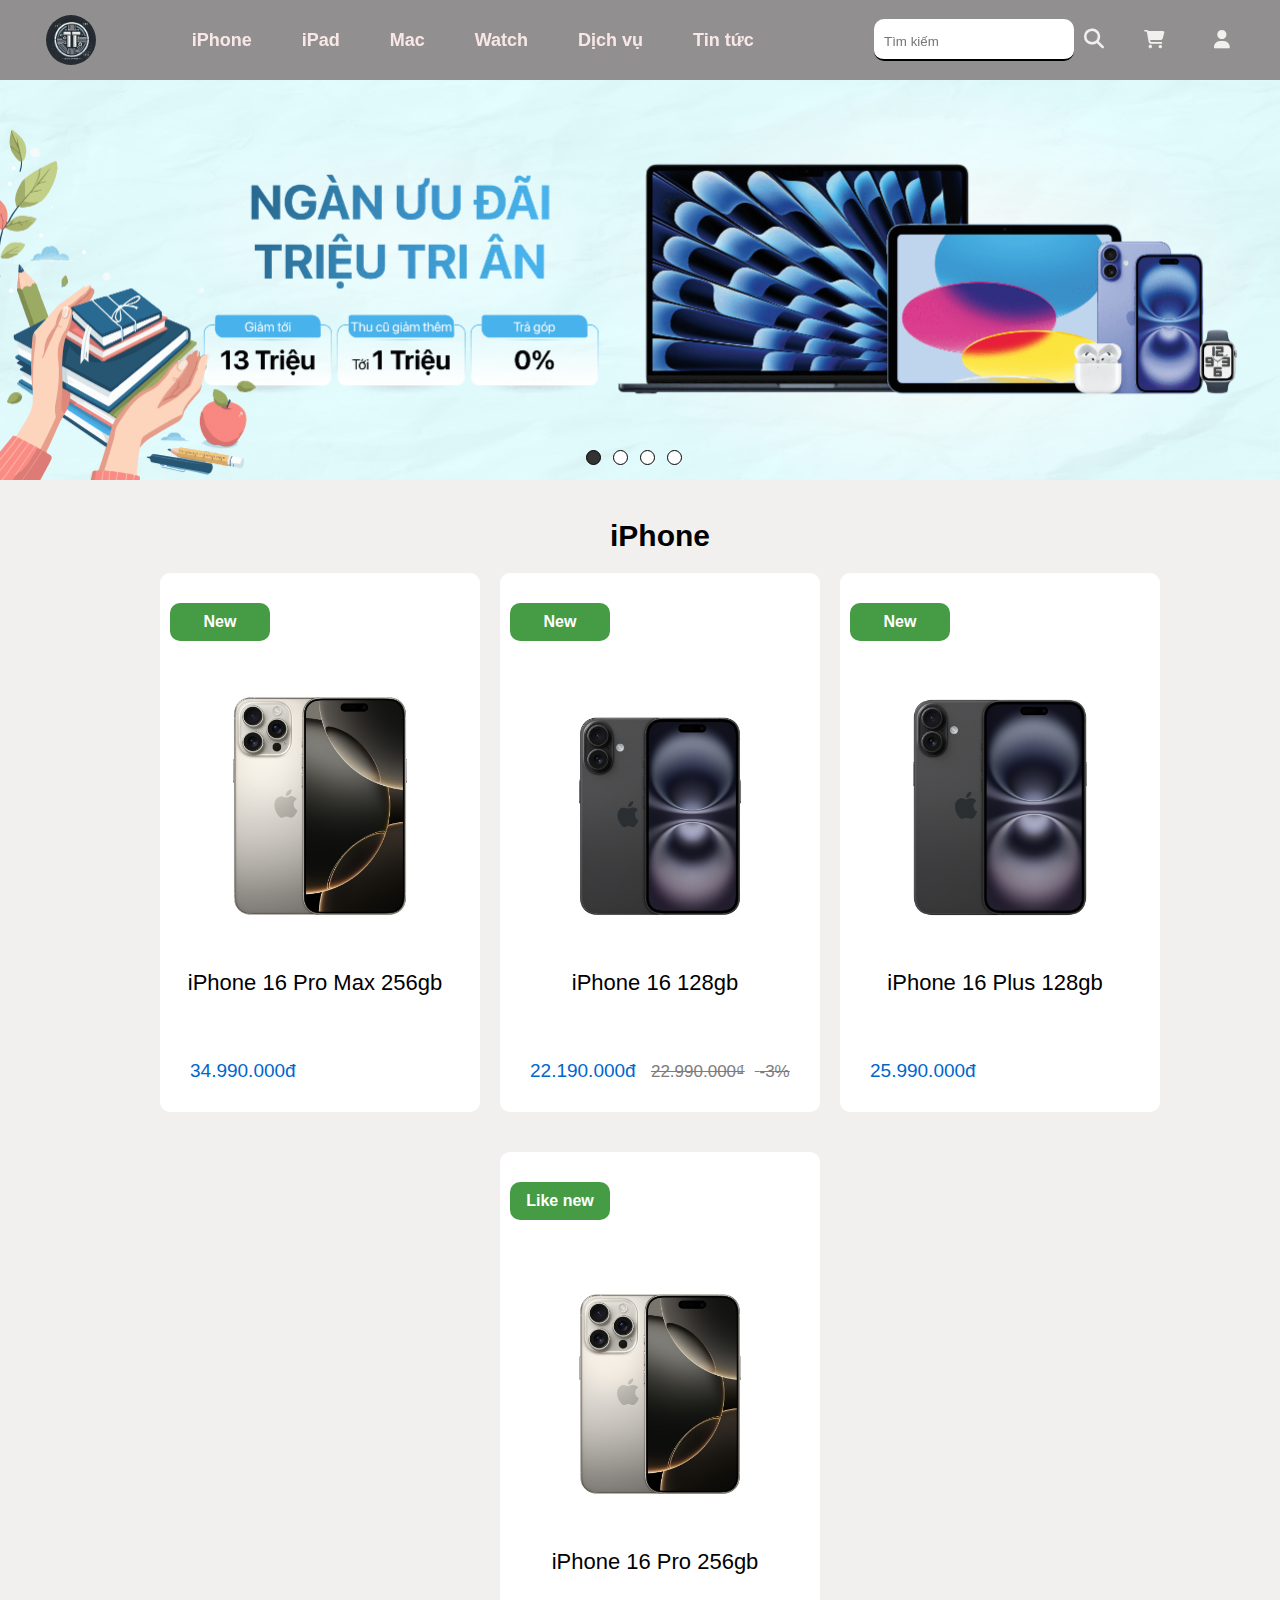
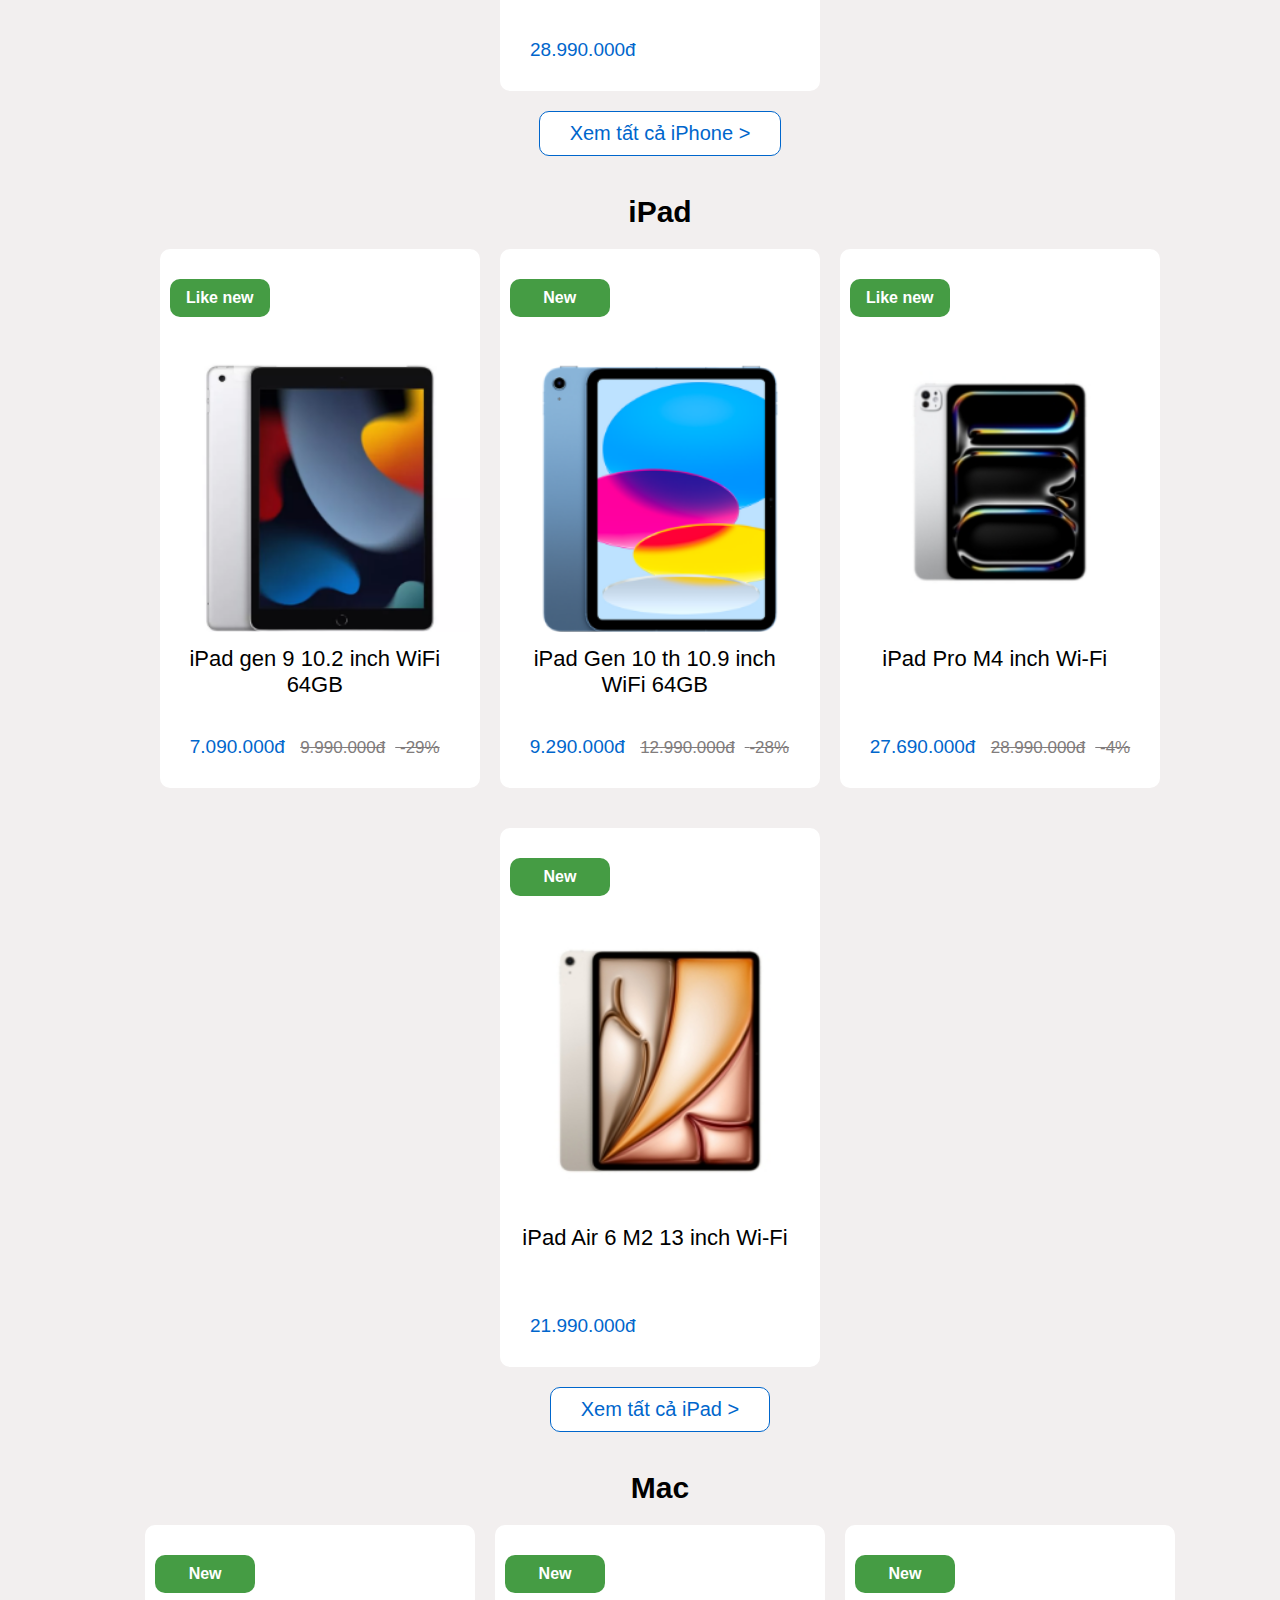
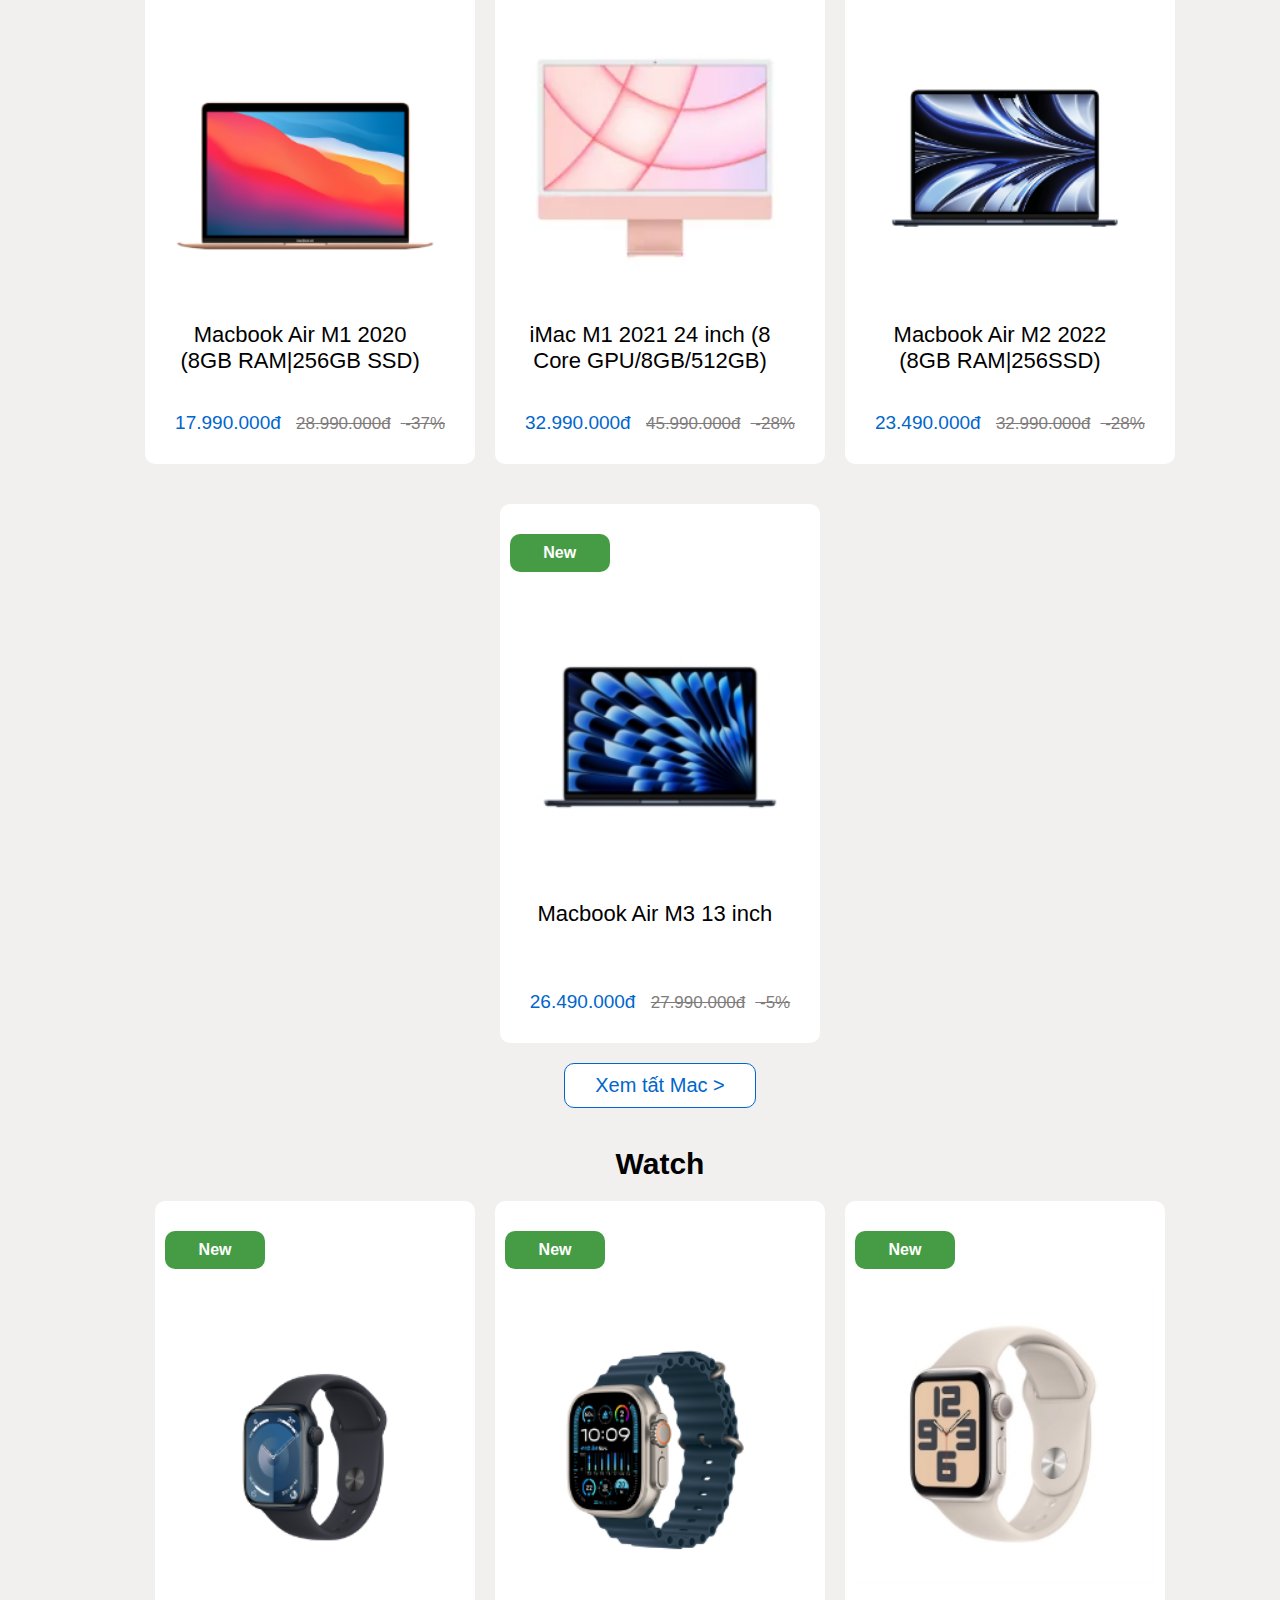
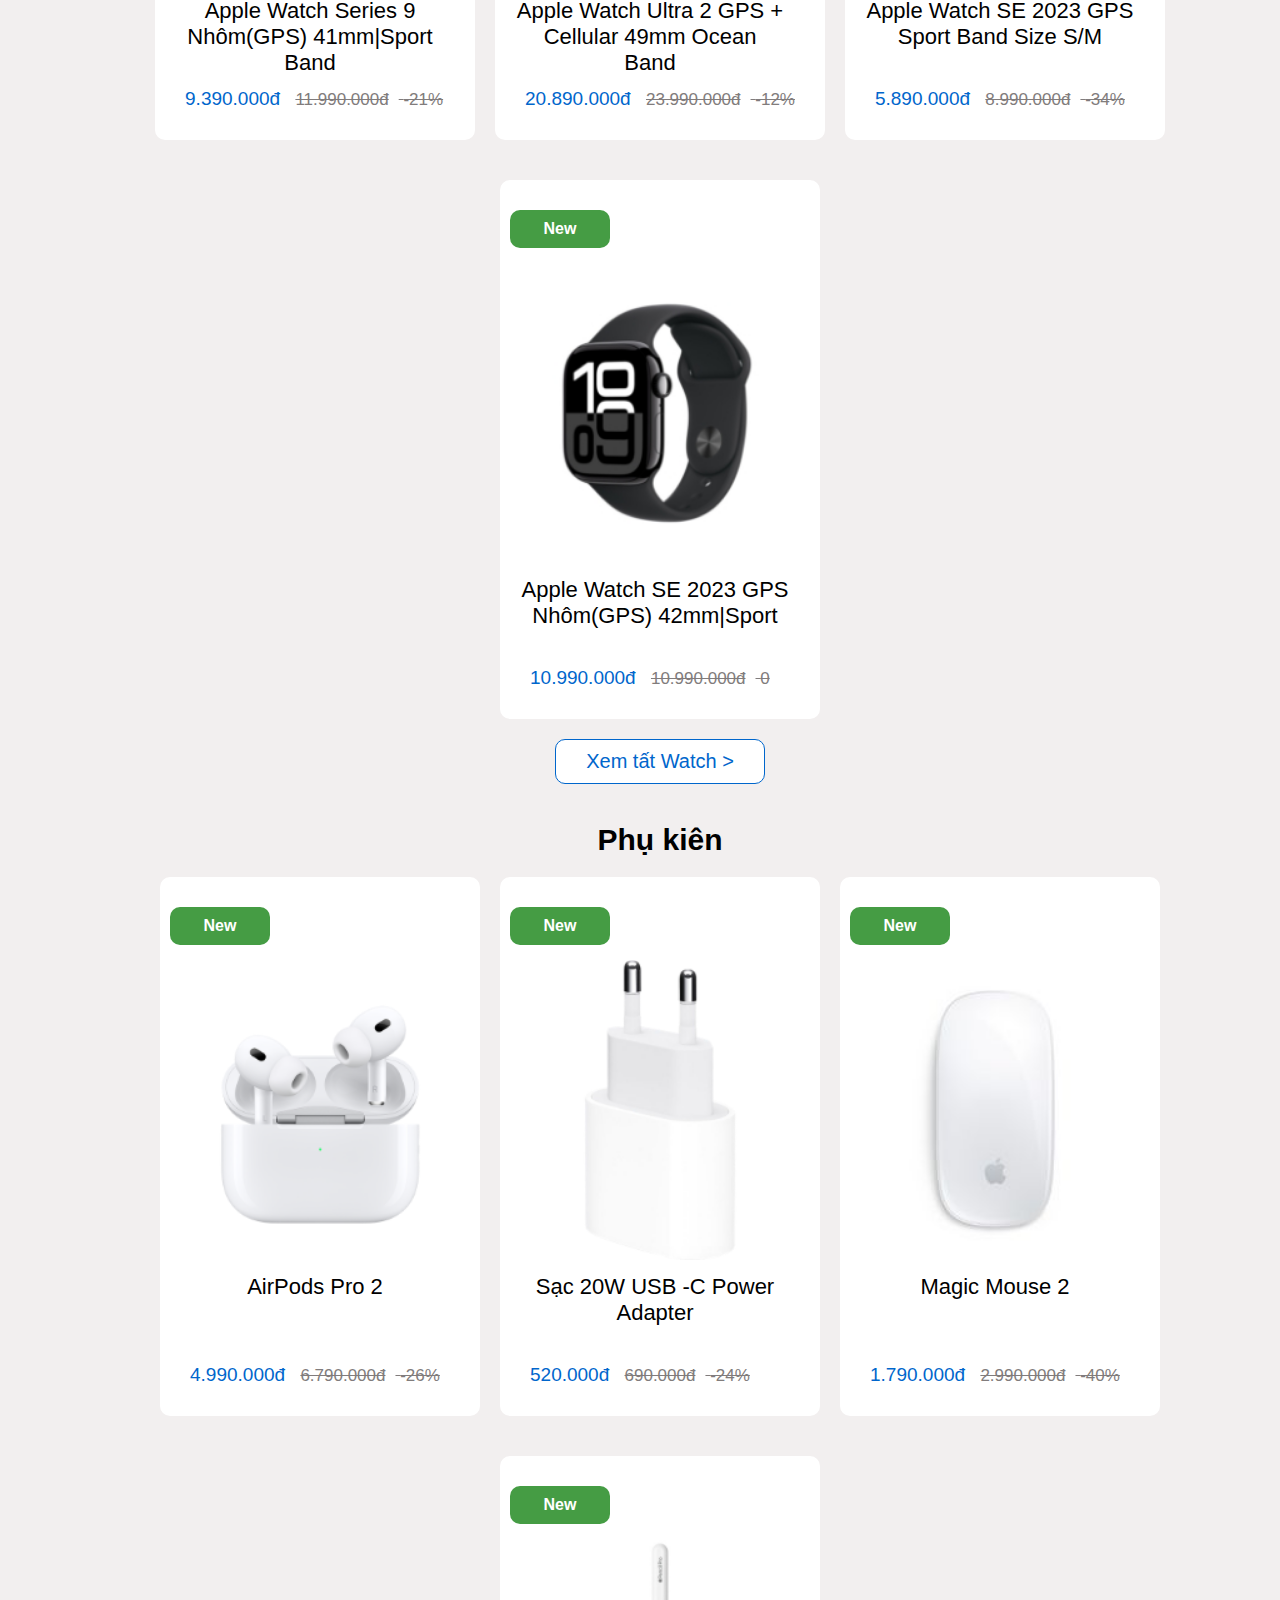
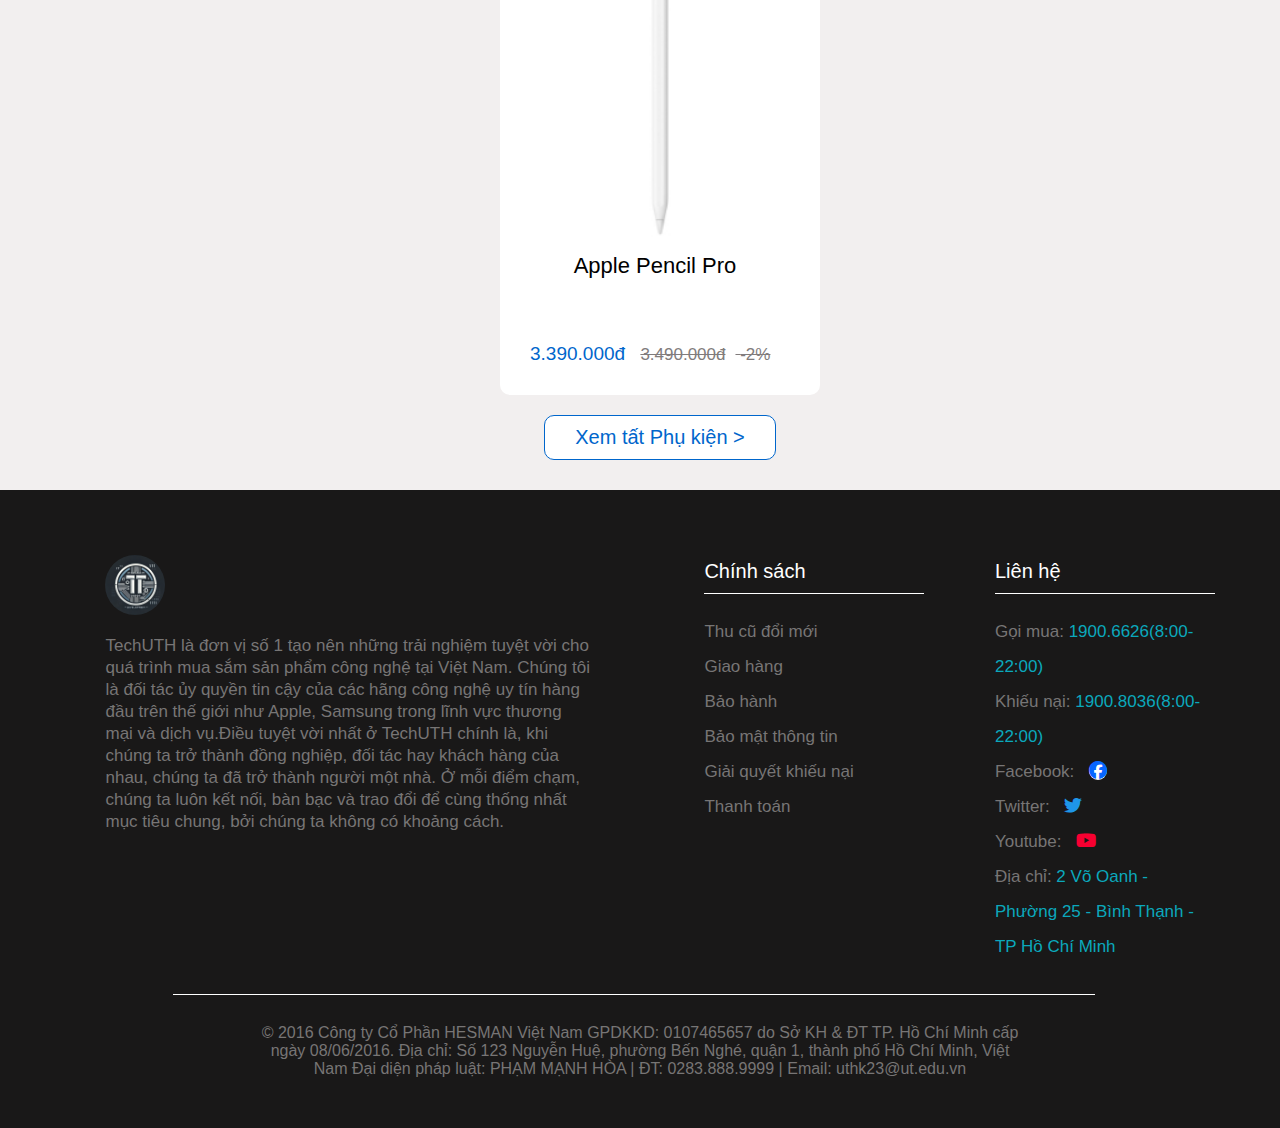
<file: index.html>
<!DOCTYPE html>
<html lang="en">
  <head>
    <meta charset="UTF-8" />
    <meta name="viewport" content="width=device-width, initial-scale=1.0" />
    <link
      rel="shortcut icon"
      href="./images/logo/logo.jpg"
      type="image/x-icon"
    />
    <link
      rel="stylesheet"
      href="https://cdnjs.cloudflare.com/ajax/libs/font-awesome/6.6.0/css/all.min.css"
    />
    <link rel="stylesheet" href="style.css" />
    <title>UTHTECH</title>
  </head>
  <body>
    <!-- header -->
    <header class="sticky">
      <div class="logo">
        <img src="./images/logo/logo.jpg" alt="lỗi" />
      </div>
      <div class="apple-devices">
        <li><a href="./HTML/cartegory.html">iPhone</a></li>
        <li><a href="">iPad</a></li>
        <li><a href="">Mac</a></li>
        <li><a href="">Watch</a></li>
        <li><a href="">Dịch vụ</a></li>
        <li><a href="">Tin tức</a></li>
      </div>
      <div class="others">
        <li>
          <input placeholder="Tìm kiếm" type="text" />
          <i class="fa-solid fa-magnifying-glass"></i>
        </li>
        <li><i class="fa-solid fa-cart-shopping"></i></li>
        <li><i class="fa-solid fa-user"></i></li>
      </div>
    </header>
    <!-- slider -->
    <section id="slider">
      <div class="container">
        <div class="content">
          <img src="./images/slider/slider1.jpg" alt="lỗi" />
          <img src="./images/slider/slider2.jpg" alt="lỗi" />
          <img src="./images/slider/slider3.jpg" alt="lỗi" />
          <img src="./images/slider/slider4.jpg" alt="lỗi" />
        </div>
      </div>
      <div class="container-dots">
        <div class="dot active"></div>
        <div class="dot"></div>
        <div class="dot"></div>
        <div class="dot"></div>
      </div>
    </section>
    <!-- hero -->
    <div class="hero-right">
      <!-- iPhone -->
      <div class="hero__title"><a href="./HTML/iphone.html">iPhone</a></div>
      <div class="hero__products">
        <!-- 1 -->
        <div class="hero__product">
          <div class="hero__product--value">New</div>
          <div class="hero__product--img">
            <a href=""
              ><img src="./images/iphone/iphone16pm.jpg" alt="lỗi"
            /></a>
          </div>
          <div class="hero__product--name">
            <a href="">iPhone 16 Pro Max 256gb</a>
          </div>
          <div class="hero__product--price">
            34.990.000đ
            <span class="discount">
              <span></span>
              <span></span>
            </span>
          </div>
        </div>
        <!-- 2 -->
        <div class="hero__product">
          <div class="hero__product--value">New</div>
          <div class="hero__product--img">
            <a href=""><img src="./images/iphone/iphone16.jpg" alt="lỗi" /></a>
          </div>
          <div class="hero__product--name">
            <a href="">iPhone 16 128gb</a>
          </div>
          <div class="hero__product--price">
            22.190.000đ
            <span class="discount">
              <span>22.990.000₫</span>
              <span>-3%</span>
            </span>
          </div>
        </div>
        <!-- 3 -->
        <div class="hero__product">
          <div class="hero__product--value">New</div>
          <div class="hero__product--img">
            <a href=""
              ><img src="./images/iphone/iphone16plus.jpg" alt="lỗi"
            /></a>
          </div>
          <div class="hero__product--name">
            <a href="">iPhone 16 Plus 128gb</a>
          </div>
          <div class="hero__product--price">
            25.990.000đ
            <span class="discount">
              <span></span>
              <span></span>
            </span>
          </div>
        </div>
        <!-- 4 -->
        <div class="hero__product">
          <div class="hero__product--value">Like new</div>
          <div class="hero__product--img">
            <a href=""
              ><img src="./images/iphone/iphone16pro.jpg" alt="lỗi"
            /></a>
          </div>
          <div class="hero__product--name">
            <a href="">iPhone 16 Pro 256gb</a>
          </div>
          <div class="hero__product--price">
            28.990.000đ
            <span class="discount">
              <span></span>
              <span></span>
            </span>
          </div>
        </div>
      </div>
      <div class="hero-container">
        <a href=""
          ><button class="hero-container-btn">Xem tất cả iPhone ></button></a
        >
      </div>
      <!-- iPad -->
      <div class="hero__title"><a href="">iPad</a></div>
      <div class="hero__products">
        <!-- 1 -->
        <div class="hero__product">
          <div class="hero__product--value">Like new</div>
          <div class="hero__product--img">
            <a href=""
              ><img src="./images/iPad/iPadgen910.2inch.jpg" alt="lỗi"
            /></a>
          </div>
          <div class="hero__product--name">
            <a href="">iPad gen 9 10.2 inch WiFi 64GB</a>
          </div>
          <div class="hero__product--price">
            7.090.000đ
            <span class="discount">
              <span>9.990.000đ</span>
              <span>-29%</span>
            </span>
          </div>
        </div>
        <!-- 2 -->
        <div class="hero__product">
          <div class="hero__product--value">New</div>
          <div class="hero__product--img">
            <a href=""
              ><img src="./images/iPad/iPadgen10th10.9inch.jpg" alt="lỗi"
            /></a>
          </div>
          <div class="hero__product--name">
            <a href="">iPad Gen 10 th 10.9 inch WiFi 64GB</a>
          </div>
          <div class="hero__product--price">
            9.290.000đ
            <span class="discount">
              <span>12.990.000đ</span>
              <span>-28%</span>
            </span>
          </div>
        </div>
        <!-- 3 -->
        <div class="hero__product">
          <div class="hero__product--value">Like new</div>
          <div class="hero__product--img">
            <a href=""
              ><img src="./images/iPad/iPadProM411inch.jpg" alt="lỗi"
            /></a>
          </div>
          <div class="hero__product--name">
            <a href="">iPad Pro M4 inch Wi-Fi</a>
          </div>
          <div class="hero__product--price">
            27.690.000đ
            <span class="discount">
              <span>28.990.000đ</span>
              <span>-4%</span>
            </span>
          </div>
        </div>
        <!-- 4 -->
        <div class="hero__product">
          <div class="hero__product--value">New</div>
          <div class="hero__product--img">
            <a href=""
              ><img src="./images/iPad/iPadAir611inch.jpg" alt="lỗi"
            /></a>
          </div>
          <div class="hero__product--name">
            <a href="">iPad Air 6 M2 13 inch Wi-Fi</a>
          </div>
          <div class="hero__product--price">
            21.990.000đ
            <span class="discount">
              <span></span>
              <span></span>
            </span>
          </div>
        </div>
      </div>
      <div class="hero-container">
        <a href=""
          ><button class="hero-container-btn">Xem tất cả iPad ></button></a
        >
      </div>
      <!-- Mac -->
      <div class="hero__title"><a href="">Mac</a></div>
      <div class="hero__products">
        <!-- 1 -->
        <div class="hero__product">
          <div class="hero__product--value">New</div>
          <div class="hero__product--img">
            <a href=""
              ><img src="./images/Macbook/MacbookAirM1.jpg" alt="lỗi"
            /></a>
          </div>
          <div class="hero__product--name">
            <a href="">Macbook Air M1 2020 (8GB RAM|256GB SSD) </a>
          </div>
          <div class="hero__product--price">
            17.990.000đ
            <span class="discount">
              <span>28.990.000đ</span>
              <span>-37%</span>
            </span>
          </div>
        </div>
        <!-- 2 -->
        <div class="hero__product">
          <div class="hero__product--value">New</div>
          <div class="hero__product--img">
            <a href=""><img src="./images/Macbook/iMacM1.jpg" alt="lỗi" /></a>
          </div>
          <div class="hero__product--name">
            <a href="">iMac M1 2021 24 inch (8 Core GPU/8GB/512GB)</a>
          </div>
          <div class="hero__product--price">
            32.990.000đ
            <span class="discount">
              <span>45.990.000đ</span>
              <span>-28%</span>
            </span>
          </div>
        </div>
        <!-- 3 -->
        <div class="hero__product">
          <div class="hero__product--value">New</div>
          <div class="hero__product--img">
            <a href=""
              ><img src="./images/Macbook/MacbookAirM2.jpg" alt="lỗi"
            /></a>
          </div>
          <div class="hero__product--name">
            <a href="">Macbook Air M2 2022 (8GB RAM|256SSD)</a>
          </div>
          <div class="hero__product--price">
            23.490.000đ
            <span class="discount">
              <span>32.990.000đ</span>
              <span>-28%</span>
            </span>
          </div>
        </div>
        <!-- 4 -->
        <div class="hero__product">
          <div class="hero__product--value">New</div>
          <div class="hero__product--img">
            <a href=""
              ><img src="./images/Macbook/MacbookAirM3.jpg" alt="lỗi"
            /></a>
          </div>
          <div class="hero__product--name">
            <a href="">Macbook Air M3 13 inch</a>
          </div>
          <div class="hero__product--price">
            26.490.000đ
            <span class="discount">
              <span>27.990.000đ</span>
              <span>-5%</span>
            </span>
          </div>
        </div>
      </div>
      <div class="hero-container">
        <a href=""><button class="hero-container-btn">Xem tất Mac ></button></a>
      </div>
      <!-- Watch -->
      <div class="hero__title"><a href="">Watch</a></div>
      <div class="hero__products">
        <!-- 1 -->
        <div class="hero__product">
          <div class="hero__product--value">New</div>
          <div class="hero__product--img">
            <a href=""
              ><img src="./images/Watch/appleWatchSeries9.jpg" alt="lỗi"
            /></a>
          </div>
          <div class="hero__product--name">
            <a href="">Apple Watch Series 9 Nhôm(GPS) 41mm|Sport Band </a>
          </div>
          <div class="hero__product--price">
            9.390.000đ
            <span class="discount">
              <span>11.990.000đ</span>
              <span>-21%</span>
            </span>
          </div>
        </div>
        <!-- 2 -->
        <div class="hero__product">
          <div class="hero__product--value">New</div>
          <div class="hero__product--img">
            <a href=""
              ><img src="./images/Watch/appleWatchUltra2GPS.jpg" alt="lỗi"
            /></a>
          </div>
          <div class="hero__product--name">
            <a href="">Apple Watch Ultra 2 GPS + Cellular 49mm Ocean Band</a>
          </div>
          <div class="hero__product--price">
            20.890.000đ
            <span class="discount">
              <span>23.990.000đ</span>
              <span>-12%</span>
            </span>
          </div>
        </div>
        <!-- 3 -->
        <div class="hero__product">
          <div class="hero__product--value">New</div>
          <div class="hero__product--img">
            <a href=""
              ><img src="./images/Watch/appleWatchSE2023GPS.jpg" alt="lỗi"
            /></a>
          </div>
          <div class="hero__product--name">
            <a href="">Apple Watch SE 2023 GPS Sport Band Size S/M</a>
          </div>
          <div class="hero__product--price">
            5.890.000đ
            <span class="discount">
              <span>8.990.000đ</span>
              <span>-34%</span>
            </span>
          </div>
        </div>
        <!-- 4 -->
        <div class="hero__product">
          <div class="hero__product--value">New</div>
          <div class="hero__product--img">
            <a href=""
              ><img src="./images/Watch/appleWatchSeries10.jpg" alt="lỗi"
            /></a>
          </div>
          <div class="hero__product--name">
            <a href="">Apple Watch SE 2023 GPS Nhôm(GPS) 42mm|Sport</a>
          </div>
          <div class="hero__product--price">
            10.990.000đ
            <span class="discount">
              <span>10.990.000đ</span>
              <span>0</span>
            </span>
          </div>
        </div>
      </div>
      <div class="hero-container">
        <a href=""
          ><button class="hero-container-btn">Xem tất Watch ></button></a
        >
      </div>
      <!-- Phụ kiên -->
      <div class="hero__title"><a href="">Phụ kiên</a></div>
      <div class="hero__products">
        <!-- 1 -->
        <div class="hero__product">
          <div class="hero__product--value">New</div>
          <div class="hero__product--img">
            <a href=""
              ><img src="./images/Phukien/AirPodsPro2.jpg" alt="lỗi"
            /></a>
          </div>
          <div class="hero__product--name">
            <a href="">AirPods Pro 2 </a>
          </div>
          <div class="hero__product--price">
            4.990.000đ
            <span class="discount">
              <span>6.790.000đ</span>
              <span>-26%</span>
            </span>
          </div>
        </div>
        <!-- 2 -->
        <div class="hero__product">
          <div class="hero__product--value">New</div>
          <div class="hero__product--img">
            <a href=""><img src="./images/Phukien/Sac20w.jpg" alt="lỗi" /></a>
          </div>
          <div class="hero__product--name">
            <a href="">Sạc 20W USB -C Power Adapter</a>
          </div>
          <div class="hero__product--price">
            520.000đ
            <span class="discount">
              <span>690.000đ</span>
              <span>-24%</span>
            </span>
          </div>
        </div>
        <!-- 3 -->
        <div class="hero__product">
          <div class="hero__product--value">New</div>
          <div class="hero__product--img">
            <a href=""
              ><img src="./images/Phukien/MagicMouse2.jpg" alt="lỗi"
            /></a>
          </div>
          <div class="hero__product--name">
            <a href="">Magic Mouse 2</a>
          </div>
          <div class="hero__product--price">
            1.790.000đ
            <span class="discount">
              <span>2.990.000đ</span>
              <span>-40%</span>
            </span>
          </div>
        </div>
        <!-- 4 -->
        <div class="hero__product">
          <div class="hero__product--value">New</div>
          <div class="hero__product--img">
            <a href=""
              ><img src="./images/Phukien/ApplePencilPro.jpg" alt="lỗi"
            /></a>
          </div>
          <div class="hero__product--name">
            <a href="">Apple Pencil Pro</a>
          </div>
          <div class="hero__product--price">
            3.390.000đ
            <span class="discount">
              <span>3.490.000đ</span>
              <span>-2%</span>
            </span>
          </div>
        </div>
      </div>
      <div class="hero-container">
        <a href=""
          ><button class="hero-container-btn">Xem tất Phụ kiện ></button></a
        >
      </div>
    </div>
    <!-- footer -->
    <div class="footer">
      <div class="footer-head">
        <div class="footer-box size">
          <div class="footer-name-company__icon logo">
            <img src="./images/logo/logo.jpg" alt="Lỗi" />
          </div>
          <div class="footer-name-company__desc">
            TechUTH là đơn vị số 1 tạo nên những trải nghiệm tuyệt vời cho quá
            trình mua sắm sản phẩm công nghệ tại Việt Nam. Chúng tôi là đối tác
            ủy quyền tin cậy của các hãng công nghệ uy tín hàng đầu trên thế
            giới như Apple, Samsung trong lĩnh vực thương mại và dịch vụ.Điều
            tuyệt vời nhất ở TechUTH chính là, khi chúng ta trở thành đồng
            nghiệp, đối tác hay khách hàng của nhau, chúng ta đã trở thành người
            một nhà. Ở mỗi điểm chạm, chúng ta luôn kết nối, bàn bạc và trao đổi
            để cùng thống nhất mục tiêu chung, bởi chúng ta không có khoảng
            cách.
          </div>
        </div>
        <div class="footer-box">
          <div class="footer-title">Chính sách</div>
          <div class="footer-policy">Thu cũ đổi mới</div>
          <div class="footer-policy">Giao hàng</div>
          <div class="footer-policy">Bảo hành</div>
          <div class="footer-policy">Bảo mật thông tin</div>
          <div class="footer-policy">Giải quyết khiếu nại</div>
          <div class="footer-policy">Thanh toán</div>
        </div>
        <div class="footer-box">
          <div class="footer-contact">
            <div class="footer-title">Liên hệ</div>
            <div class="footer-contact__desc">
              Gọi mua: <span><a href="">1900.6626(8:00-22:00)</a></span>
            </div>
            <div class="footer-contact__desc">
              Khiếu nại: <span><a href="">1900.8036(8:00-22:00)</a></span>
            </div>
            <div class="footer-contact__desc">
              Facebook:
              <span
                ><a
                  href="https://www.facebook.com/profile.php?id=100058862585591"
                  ><i class="fa-brands fa-facebook"></i></a
              ></span>
            </div>
            <div class="footer-contact__desc">
              Twitter:
              <span
                ><a href="https://x.com/"
                  ><i class="fa-brands fa-twitter"></i></a
              ></span>
            </div>
            <div class="footer-contact__desc">
              Youtube:
              <span
                ><a href="https://www.youtube.com/@cuto2.088"
                  ><i class="fa-brands fa-youtube"></i></a
              ></span>
            </div>
            <div class="footer-contact__desc">
              Địa chỉ:
              <span
                ><a
                  href="https://www.google.com/maps/@10.8052171,106.7160746,172m/data=!3m1!1e3?entry=ttu&g_ep=EgoyMDI0MTAyOS4wIKXMDSoASAFQAw%3D%3D"
                  >2 Võ Oanh - Phường 25 - Bình Thạnh - TP Hồ Chí Minh</a
                ></span
              >
            </div>
          </div>
        </div>
      </div>
      <div class="footer-land">
        © 2016 Công ty Cổ Phần HESMAN Việt Nam GPDKKD: 0107465657 do Sở KH & ĐT
        TP. Hồ Chí Minh cấp ngày 08/06/2016. Địa chỉ: Số 123 Nguyễn Huệ, phường
        Bến Nghé, quận 1, thành phố Hồ Chí Minh, Việt Nam Đại diện pháp luật:
        PHẠM MẠNH HÒA | ĐT: 0283.888.9999 | Email: uthk23@ut.edu.vn
      </div>
    </div>
  </body>
  <script src="./slider.js"></script>
  <script src="./JS/script.js"></script>
</html>
</file>
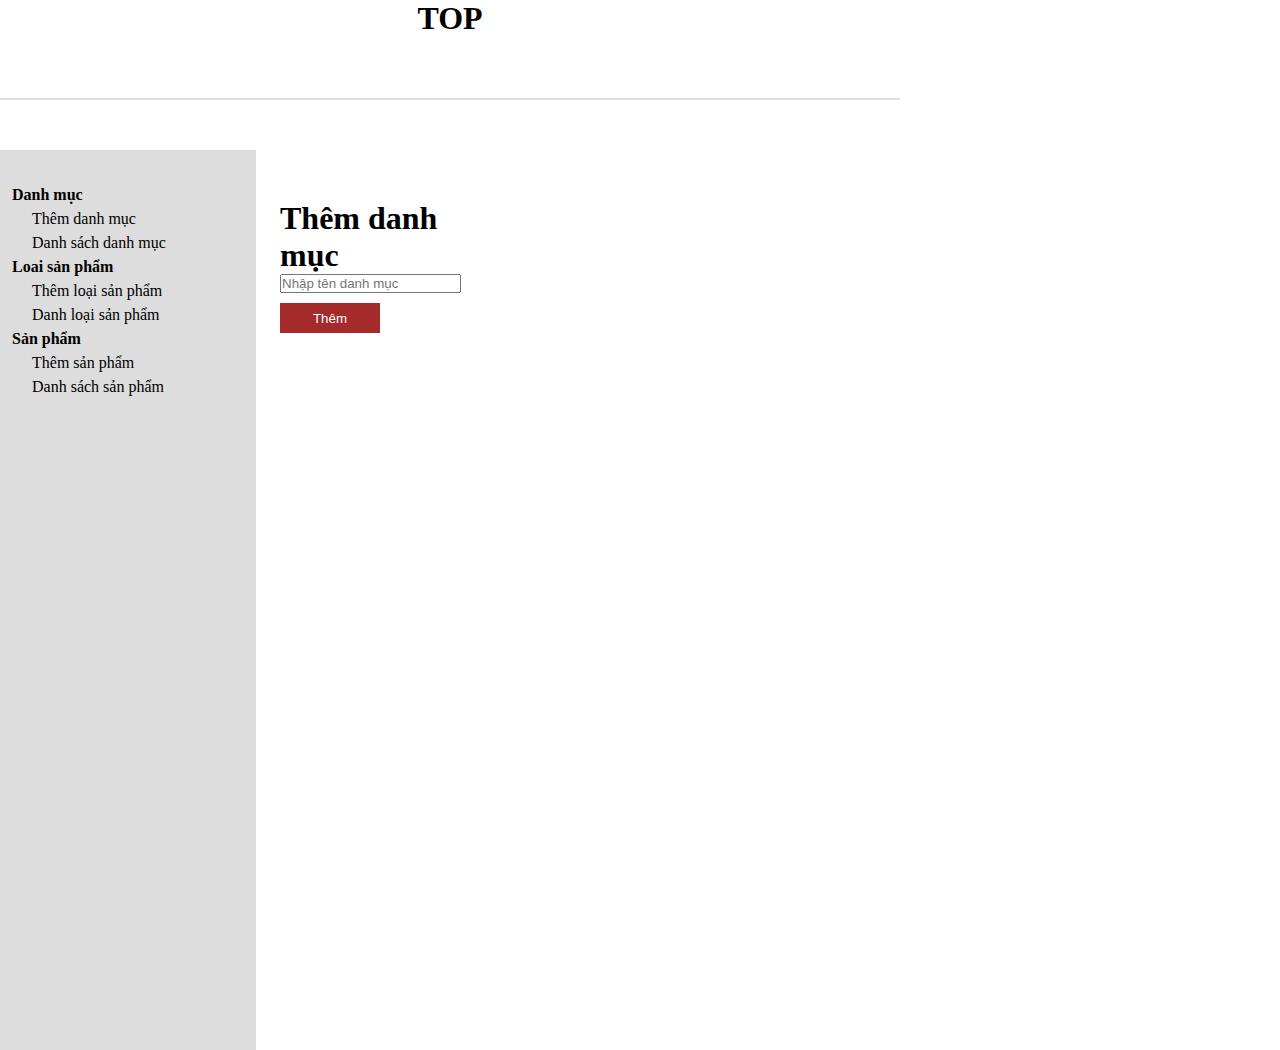
<file: admin/cartegory.html>
<!DOCTYPE html>
<html lang="en">
  <head>
    <meta charset="UTF-8" />
    <meta name="viewport" content="width=device-width, initial-scale=1.0" />
    <link rel="stylesheet" href="./style.css" />
    <title>Danh mục sản phẩm</title>
  </head>
  <body>
    <header>
      <h1>TOP</h1>
    </header>
    <section class="admin-content">
      <div class="admin-content-left">
        <ul>
          <li>
            <a href="#">Danh mục</a>
            <ul>
              <li><a href="">Thêm danh mục</a></li>
              <li><a href="">Danh sách danh mục</a></li>
            </ul>
          </li>
          <li>
            <a href="#">Loai sản phẩm</a>
            <ul>
              <li><a href="">Thêm loại sản phẩm</a></li>
              <li><a href="">Danh loại sản phẩm</a></li>
            </ul>
          </li>
          <li>
            <a href="#">Sản phẩm</a>
            <ul>
              <li><a href="">Thêm sản phẩm</a></li>
              <li><a href="">Danh sách sản phẩm</a></li>
            </ul>
          </li>
        </ul>
      </div>
      <div class="admin-content-right">
        <div class="admin-content-right-cartegory__add">
          <h1>Thêm danh mục</h1>
          <form action="" method="POST">
            <input type="text" name="" placeholder="Nhập tên danh mục" />
            <button type="submit">Thêm</button>
          </form>
        </div>
      </div>
    </section>
  </body>
</html>
</file>
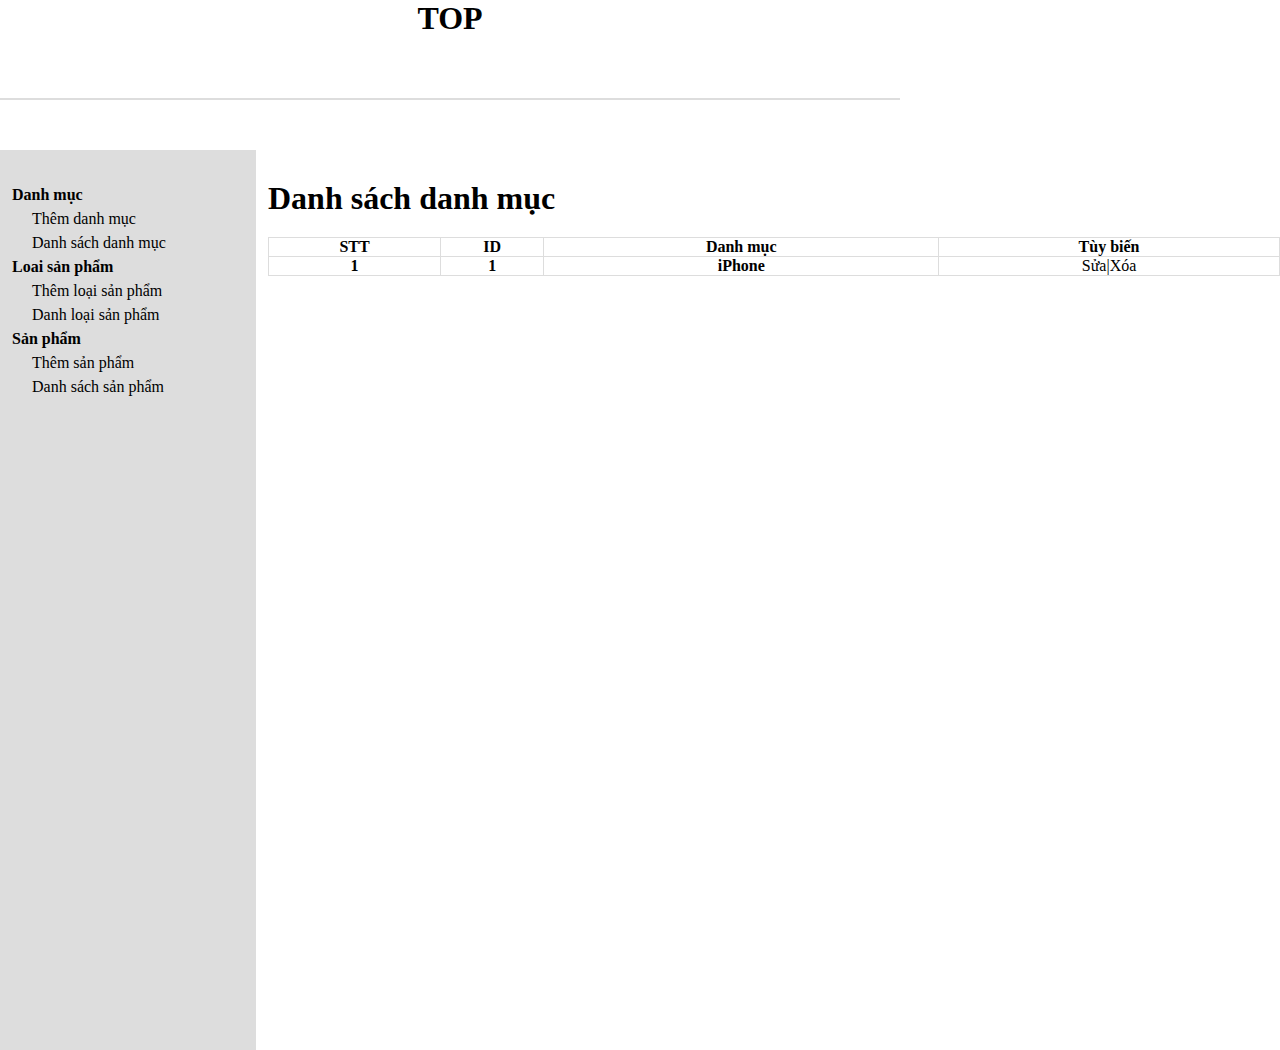
<file: admin/cartegorylist.html>
<!DOCTYPE html>
<html lang="en">
  <head>
    <meta charset="UTF-8" />
    <meta name="viewport" content="width=device-width, initial-scale=1.0" />
    <link rel="stylesheet" href="./style.css" />
    <title>Danh mục sản phẩm</title>
  </head>
  <body>
    <header>
      <h1>TOP</h1>
    </header>
    <section class="admin-content">
      <div class="admin-content-left">
        <ul>
          <li>
            <a href="#">Danh mục</a>
            <ul>
              <li><a href="">Thêm danh mục</a></li>
              <li><a href="">Danh sách danh mục</a></li>
            </ul>
          </li>
          <li>
            <a href="#">Loai sản phẩm</a>
            <ul>
              <li><a href="">Thêm loại sản phẩm</a></li>
              <li><a href="">Danh loại sản phẩm</a></li>
            </ul>
          </li>
          <li>
            <a href="#">Sản phẩm</a>
            <ul>
              <li><a href="">Thêm sản phẩm</a></li>
              <li><a href="">Danh sách sản phẩm</a></li>
            </ul>
          </li>
        </ul>
      </div>
      <div class="admin-content-right">
        <div class="admin-content-right-cartegory__list">
          <h1>Danh sách danh mục</h1>
          <table>
            <tr>
              <th>STT</th>
              <th>ID</th>
              <th>Danh mục</th>
              <th>Tùy biến</th>
            </tr>
            <tr>
              <th>1</th>
              <th>1</th>
              <th>iPhone</th>
              <td><a href="">Sửa</a>|<a href="">Xóa</a></td>
            </tr>
          </table>
        </div>
      </div>
    </section>
  </body>
</html>
</file>
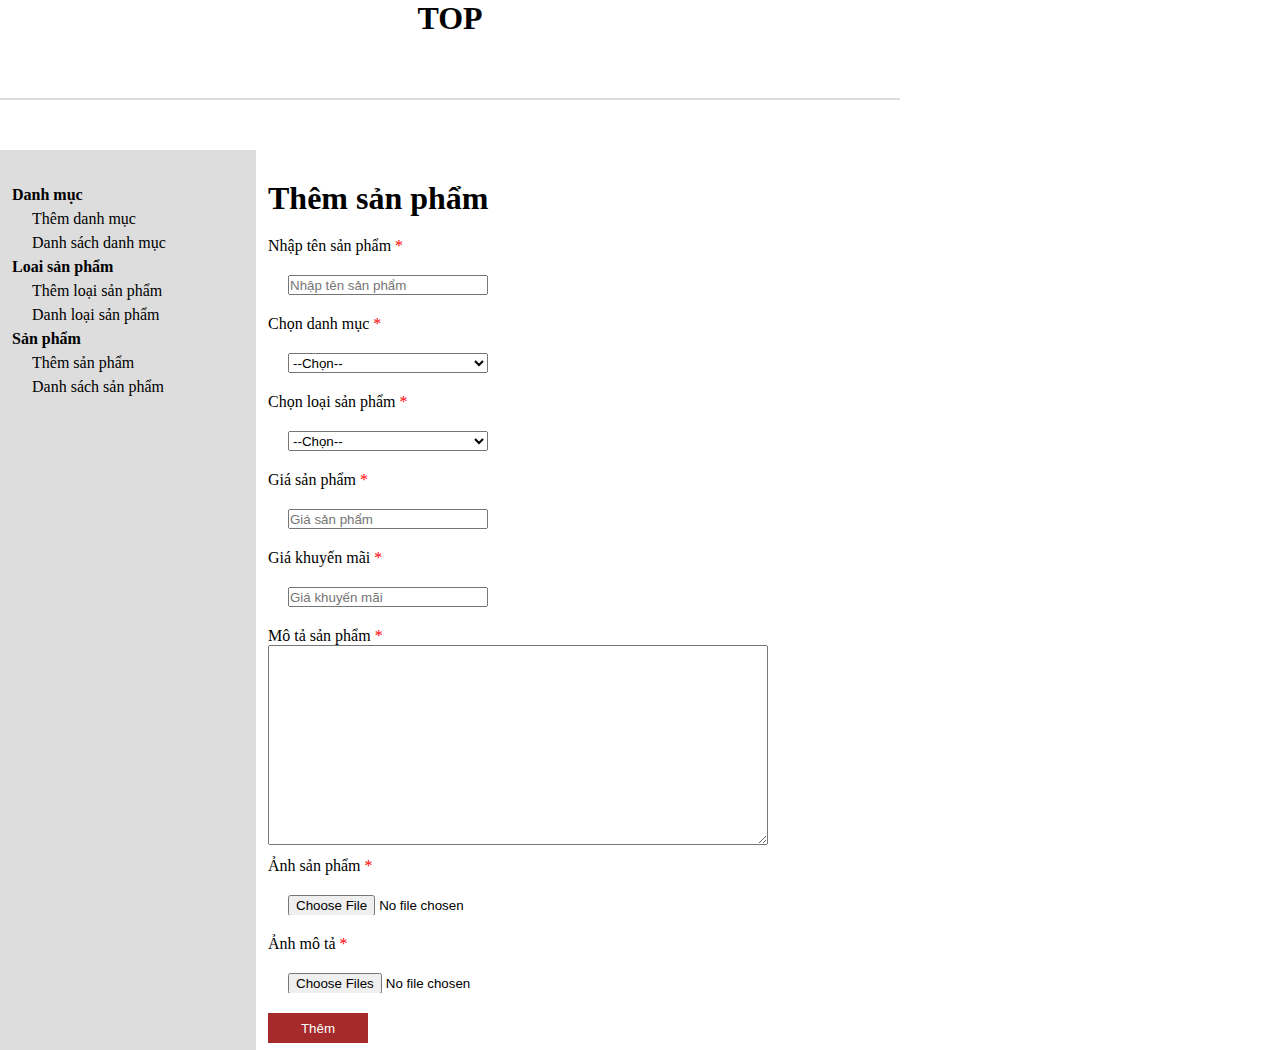
<file: admin/productadd.html>
<!DOCTYPE html>
<html lang="en">
  <head>
    <meta charset="UTF-8" />
    <meta name="viewport" content="width=device-width, initial-scale=1.0" />
    <link rel="stylesheet" href="./style.css" />
    <title>Danh mục sản phẩm</title>
  </head>
  <body>
    <header>
      <h1>TOP</h1>
    </header>
    <section class="admin-content">
      <div class="admin-content-left">
        <ul>
          <li>
            <a href="#">Danh mục</a>
            <ul>
              <li><a href="">Thêm danh mục</a></li>
              <li><a href="">Danh sách danh mục</a></li>
            </ul>
          </li>
          <li>
            <a href="#">Loai sản phẩm</a>
            <ul>
              <li><a href="">Thêm loại sản phẩm</a></li>
              <li><a href="">Danh loại sản phẩm</a></li>
            </ul>
          </li>
          <li>
            <a href="#">Sản phẩm</a>
            <ul>
              <li><a href="">Thêm sản phẩm</a></li>
              <li><a href="">Danh sách sản phẩm</a></li>
            </ul>
          </li>
        </ul>
      </div>
      <div class="admin-content-right">
        <div class="admin-content-right-product__add">
          <h1>Thêm sản phẩm</h1>
          <form action="" method="POST" enctype="multipart/form-data">
            <label for=""
              >Nhập tên sản phẩm <span style="color: red">*</span></label
            >
            <input type="text" name="" placeholder="Nhập tên sản phẩm" />
            <label for=""
              >Chọn danh mục <span style="color: red">*</span></label
            >
            <select name="" id="">
              <option value="#">--Chọn--</option>
            </select>
            <label for=""
              >Chọn loại sản phẩm <span style="color: red">*</span></label
            >
            <select name="" id="">
              <option value="#">--Chọn--</option>
            </select>
            <label for="">Giá sản phẩm <span style="color: red">*</span></label>
            <input type="text" placeholder="Giá sản phẩm" />
            <label for=""
              >Giá khuyến mãi <span style="color: red">*</span></label
            >
            <input type="text" placeholder="Giá khuyến mãi" />
            <label for=""
              >Mô tả sản phẩm <span style="color: red">*</span></label
            >
            <textarea name="" id="" cols="30" rows="10"></textarea>
            <label for="">Ảnh sản phẩm <span style="color: red">*</span></label>
            <input type="file" name="" />
            <label for="">Ảnh mô tả <span style="color: red">*</span></label>
            <input multiple type="file" name="" />
            <button type="submit">Thêm</button>
          </form>
        </div>
      </div>
    </section>
  </body>
</html>
</file>
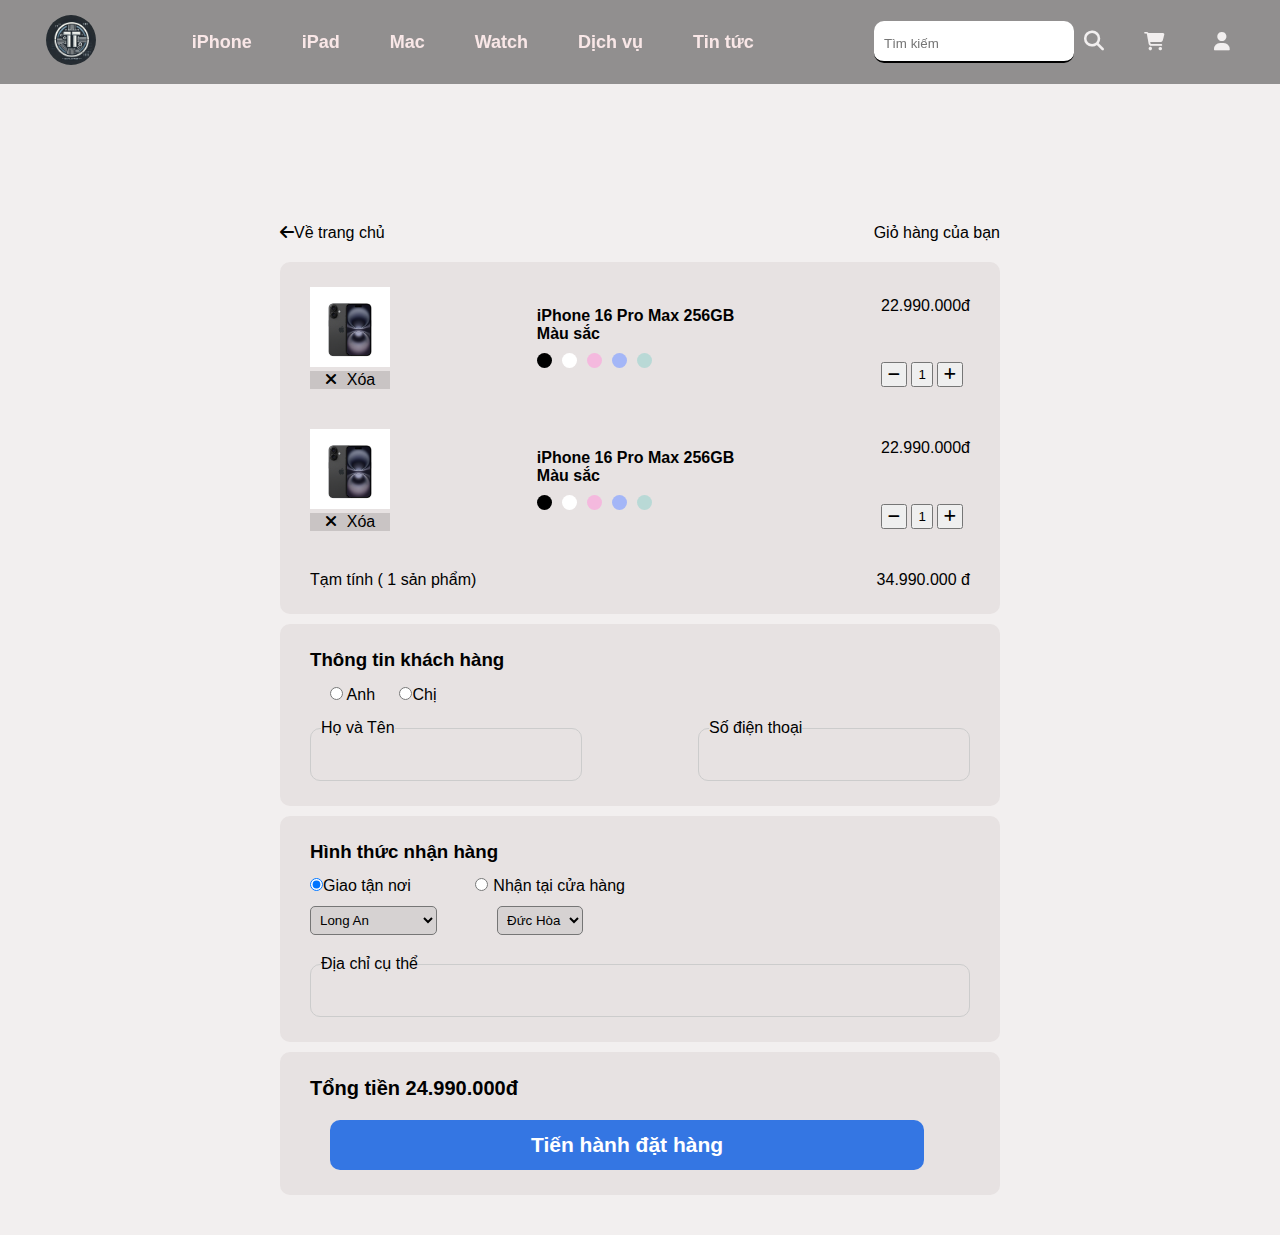
<file: HTML/cart.html>
<!DOCTYPE html>
<html lang="en">
  <head>
    <meta charset="UTF-8" />
    <meta name="viewport" content="width=device-width, initial-scale=1.0" />
    <link
      rel="shortcut icon"
      href="../images/logo/logo.jpg"
      type="image/x-icon"
    />
    <link
      rel="stylesheet"
      href="https://cdnjs.cloudflare.com/ajax/libs/font-awesome/6.6.0/css/all.min.css"
    />
    <link rel="stylesheet" href="../style.css" />
    <title>UTHTECH</title>
  </head>
  <body>
    <!-- header -->
    <header class="sticky">
      <div class="logo">
        <a href="../index.html"
          ><img src="../images/logo/logo.jpg" alt="lỗi"
        /></a>
      </div>
      <div class="apple-devices">
        <li><a href="./cartegory.html">iPhone</a></li>
        <li><a href="">iPad</a></li>
        <li><a href="">Mac</a></li>
        <li><a href="">Watch</a></li>
        <li><a href="">Dịch vụ</a></li>
        <li><a href="">Tin tức</a></li>
      </div>
      <div class="others">
        <li>
          <input placeholder="Tìm kiếm" type="text" />
          <i class="fa-solid fa-magnifying-glass"></i>
        </li>
        <li><i class="fa-solid fa-cart-shopping"></i></li>
        <li><i class="fa-solid fa-user"></i></li>
      </div>
    </header>
    <!-- cart -->
    <div class="cart">
      <div class="cart-top">
        <a href="../index.html"><div><i class="fa-solid fa-arrow-left"></i>Về trang chủ</div></a>
        <div>Giỏ hàng của bạn</div>
      </div>
      <div class="cart-center-1">
        <div class="cart-product-1">
          <div class="cart-img">
            <img src="../images/iphone/iphone16.jpg" alt="" />
            <div class="cart-img-del"><span><i class="fa-solid fa-xmark"></i></i></span>Xóa</div>
          </div>
          <div class="cart-color">
            <h4>iPhone 16 Pro Max 256GB</h4>
            <div class="cart__color">
              <h4>Màu sắc</h4>
              <div class="cart--color-circle">
                <div class="cart--color black"></div>
                <div class="cart--color white"></div>
                <div class="cart--color pink"></div>
                <div class="cart--color blue"></div>
                <div class="cart--color green"></div>
              </div>
            </div>
          </div>
          <div class="cart-price">
            <div class="cart__price">22.990.000đ</div>
            <div class="cart-price-quantity">
              <button class="cart-btn-sub"><i class="fa-solid fa-minus"></i></button>
              <button class="cart-btn-sub">1</button>
              <button class="cart-btn-sub"><i class="fa-solid fa-plus"></i></i></button>
            </div>
          </div>
        </div>
        <div class="cart-product-1">
          <div class="cart-img">
            <img src="../images/iphone/iphone16.jpg" alt="" />
            <div class="cart-img-del"><span><i class="fa-solid fa-xmark"></i></i></span>Xóa</div>
          </div>
          <div class="cart-color">
            <h4>iPhone 16 Pro Max 256GB</h4>
            <div class="cart__color">
              <h4>Màu sắc</h4>
              <div class="cart--color-circle">
                <div class="cart--color black"></div>
                <div class="cart--color white"></div>
                <div class="cart--color pink"></div>
                <div class="cart--color blue"></div>
                <div class="cart--color green"></div>
              </div>
            </div>
          </div>
          <div class="cart-price">
            <div class="cart__price">22.990.000đ</div>
            <div class="cart-price-quantity">
                <button class="cart-btn-sub"><i class="fa-solid fa-minus"></i></button>
                <button class="cart-btn-sub">1</button>
                <button class="cart-btn-sub"><i class="fa-solid fa-plus"></i></i></button>
              </div>
          </div>
        </div>
        <div class="cart-product-temp">
          <div class="cart-product-temp-desc">Tạm tính ( 1 sản phẩm)</div>
          <div class="cart-product-temp-cost">34.990.000 đ</div>
        </div>
      </div>
      <div class="cart-center-1">
        <h3 class="cart-custom-info">Thông tin khách hàng</h3>
        <div class="cart-custom-sex">
          <input type="radio" name="sex" id="sex" /> Anh
          <input type="radio" name="sex" id="sex" />Chị
        </div>
        <div class="cart-custom__info">
          <div class="cart-custom__info-name">
            <fieldset>
              <legend>Họ và Tên</legend>
              <input type="text" name="custom-name" />
            </fieldset>
          </div>
          <div class="cart-custom__info-name">
            <fieldset>
              <legend>Số điện thoại</legend>
              <input type="text" name="custom-name" />
            </fieldset>
          </div>
        </div>
      </div>
      <div class="cart-center-1">
        <h3>Hình thức nhận hàng</h3>
        <div class="hinhthucnhanhang">
          <input type="radio" checked name="giaohang" id="giaohang" />Giao tận nơi
          <input type="radio" name="giaohang" id="giaohang" />Nhận tại cửa hàng
        </div>
        <div class="hinhthucnhanhang-address">
          <div class="hinhthucnhanhang--address">
            <div class="hinhthucnhanhang--address-province">
              <select name="province">
                <option value="LA">Long An</option>
                <option value="LA">TP Hồ Chí Minh</option>
                <option value="LA">Bình Dương</option>
              </select>
            </div>
            <div class="hinhthucnhanhang--address-district">
              <select name="district">
                <option value="DH">Đức Hòa</option>
                <option value="DH">Đức Huệ</option>
              </select>
            </div>
          </div>
          <div class="hinhthucnhanhang--address-more">
            <fieldset>
              <legend>Địa chỉ cụ thể</legend>
              <input type="text" name="address-more" />
            </fieldset>
          </div>
        </div>
      </div>
      <div class="cart-center-1">
        <div class="cart-center-bottom-total">
          Tổng tiền <span>24.990.000đ</span>
        </div>
       <a href="./payment.html"> <button class="btn-dathang">Tiến hành đặt hàng</button></a>
      </div>
    </div>
  </body>
  <script src="../JS/script.js"></script>
</html>
</file>
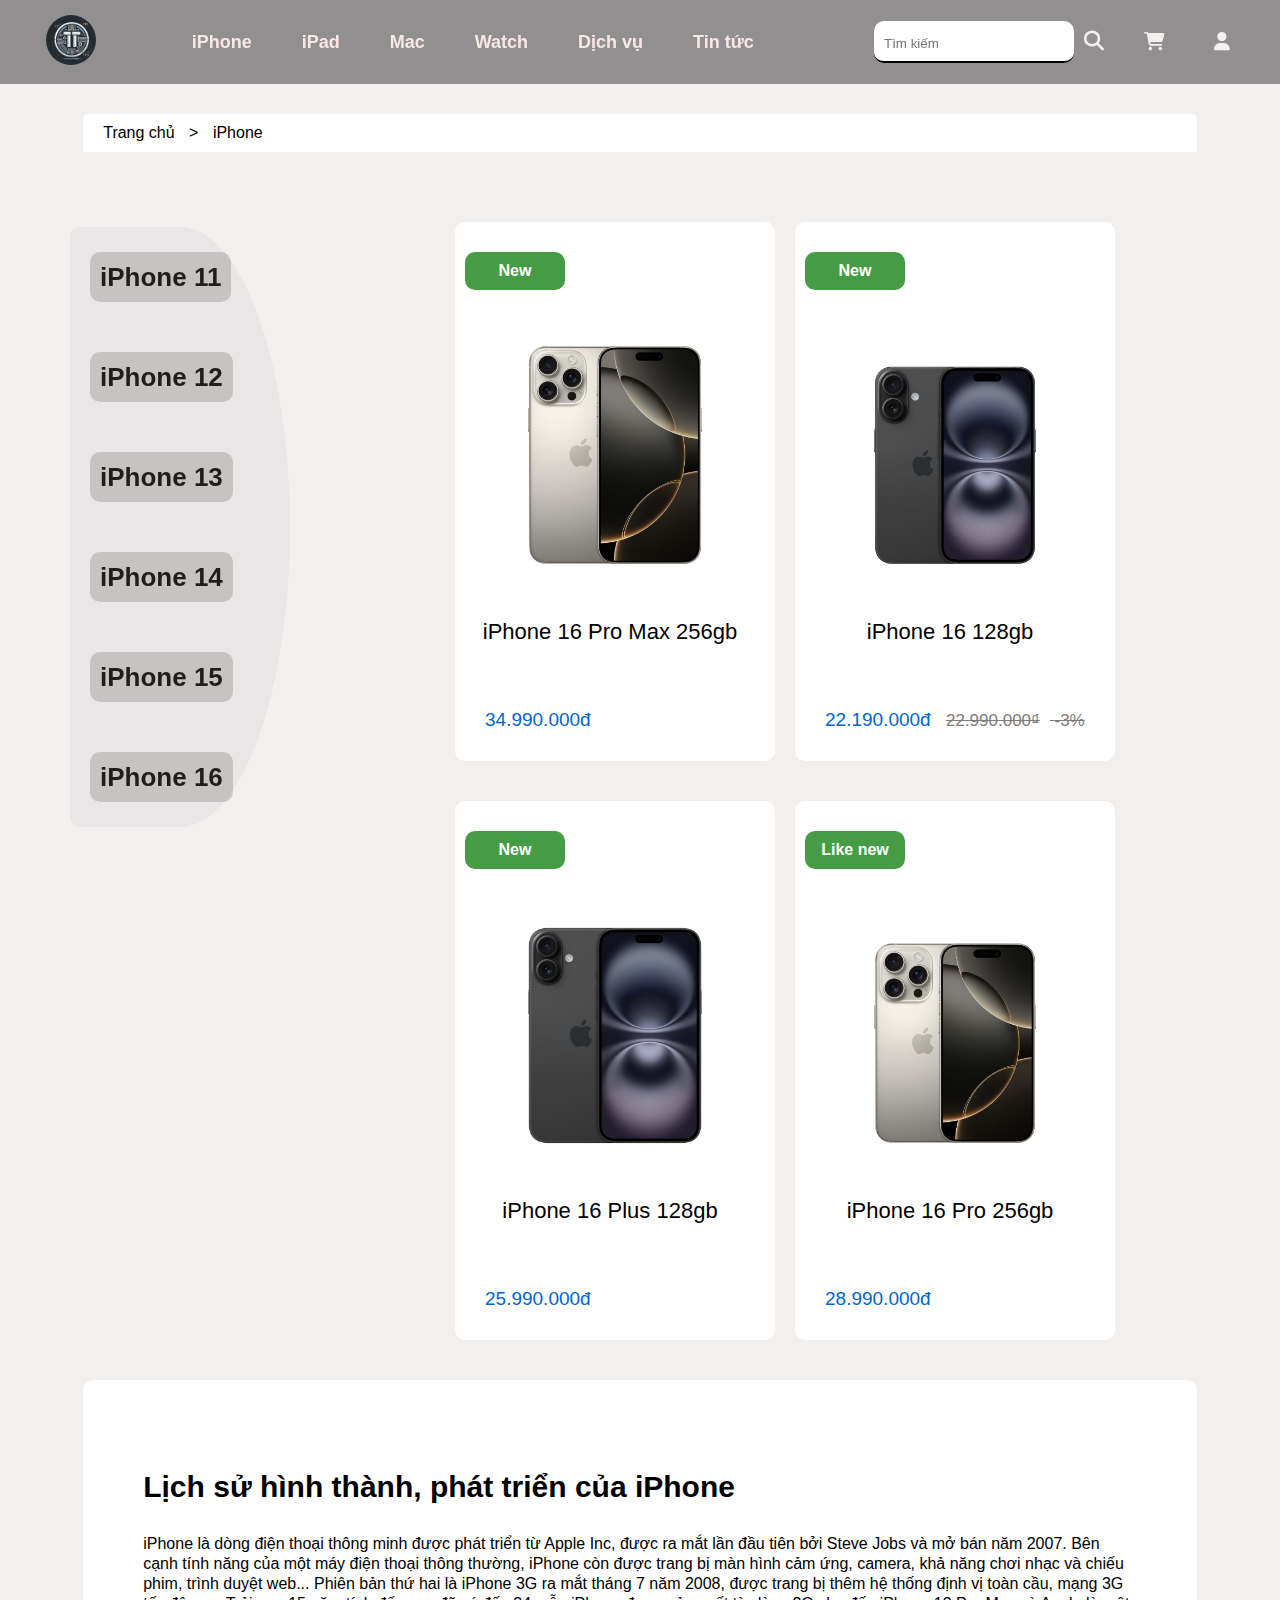
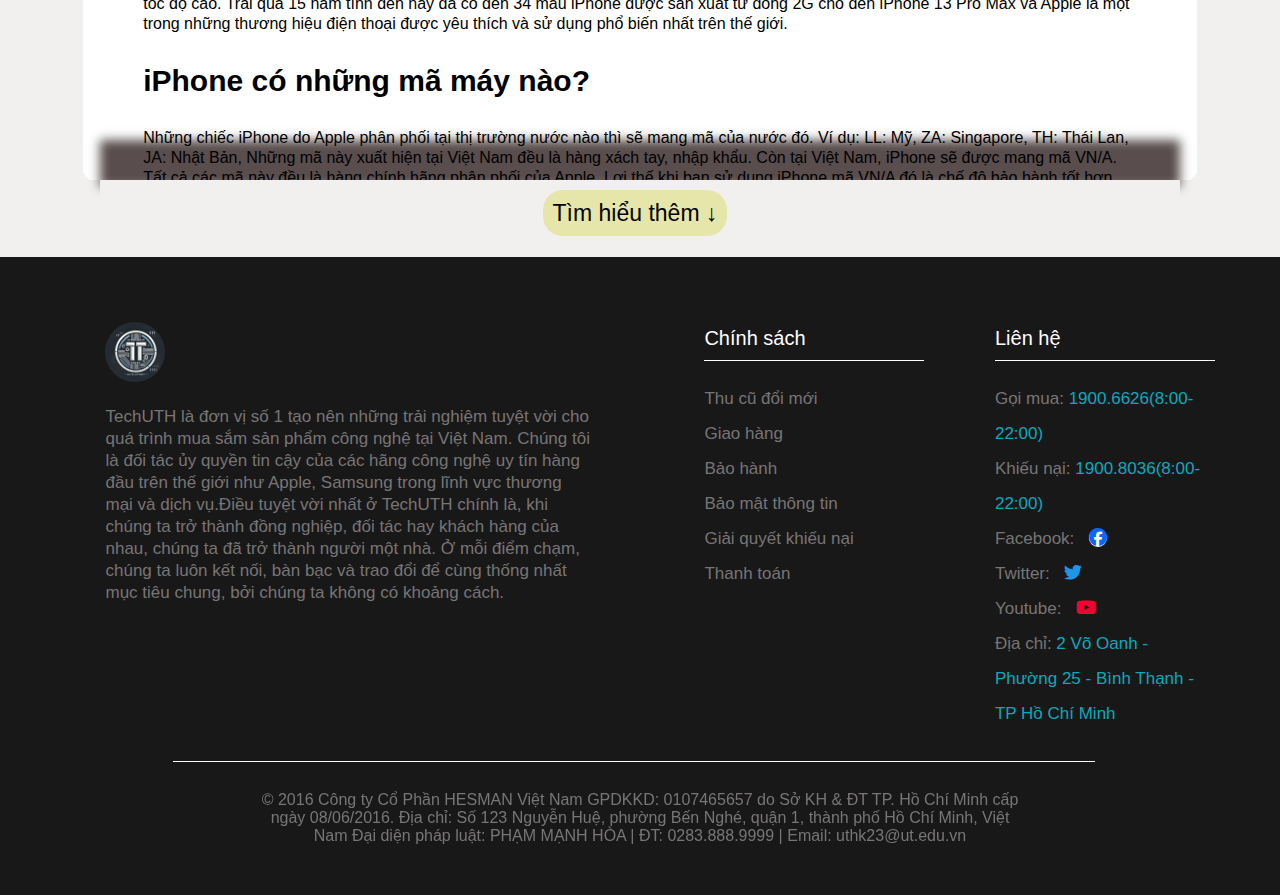
<file: HTML/cartegory.html>
<!DOCTYPE html>
<html lang="en">
  <head>
    <meta charset="UTF-8" />
    <meta name="viewport" content="width=device-width, initial-scale=1.0" />
    <link
      rel="shortcut icon"
      href="../images/logo/logo.jpg"
      type="image/x-icon"
    />
    <link
      rel="stylesheet"
      href="https://cdnjs.cloudflare.com/ajax/libs/font-awesome/6.6.0/css/all.min.css"
    />
    <link rel="stylesheet" href="../style.css" />
    <title>UTHTECH</title>
  </head>
  <body>
    <!-- header -->
    <header class="sticky">
      <div class="logo">
        <a href="../index.html"
          ><img src="../images/logo/logo.jpg" alt="lỗi"
        /></a>
      </div>
      <div class="apple-devices">
        <li><a href="./cartegory.html">iPhone</a></li>
        <li><a href="">iPad</a></li>
        <li><a href="">Mac</a></li>
        <li><a href="">Watch</a></li>
        <li><a href="">Dịch vụ</a></li>
        <li><a href="">Tin tức</a></li>
      </div>
      <div class="others">
        <li>
          <input placeholder="Tìm kiếm" type="text" />
          <i class="fa-solid fa-magnifying-glass"></i>
        </li>
        <li><i class="fa-solid fa-cart-shopping"></i></li>
        <li><i class="fa-solid fa-user"></i></li>
      </div>
    </header>
    <!-- trang chủ -->
    <div class="trangchu-index">
      <a href="../index.html">Trang chủ </a>
      <span>></span>
      <span>iPhone</span>
    </div>
    <!-- hero -->
    <div class="hero">
      <!-- iPhone -->
      <div class="hero-left">
        <ul>
          <li class="iphone__name">iPhone 11</li>
          <li class="iphone__name">iPhone 12</li>
          <li class="iphone__name">iPhone 13</li>
          <li class="iphone__name">iPhone 14</li>
          <li class="iphone__name">iPhone 15</li>
          <li class="iphone__name">iPhone 16</li>
        </ul>
      </div>
      <div class="hero-right">
        <div class="hero__products">
          <!-- 1 -->
          <div class="hero__product">
            <div class="hero__product--value">New</div>
            <div class="hero__product--img">
              <a href="./product.html"
                ><img src="../images/iphone/iphone16pm.jpg" alt="lỗi"
              /></a>
            </div>
            <div class="hero__product--name">
              <a href="">iPhone 16 Pro Max 256gb</a>
            </div>
            <div class="hero__product--price">
              34.990.000đ
              <span class="discount">
                <span></span>
                <span></span>
              </span>
            </div>
          </div>
          <!-- 2 -->
          <div class="hero__product">
            <div class="hero__product--value">New</div>
            <div class="hero__product--img">
              <a href=""
                ><img src="../images/iphone/iphone16.jpg" alt="lỗi"
              /></a>
            </div>
            <div class="hero__product--name">
              <a href="">iPhone 16 128gb</a>
            </div>
            <div class="hero__product--price">
              22.190.000đ
              <span class="discount">
                <span>22.990.000₫</span>
                <span>-3%</span>
              </span>
            </div>
          </div>
          <!-- 3 -->
          <div class="hero__product">
            <div class="hero__product--value">New</div>
            <div class="hero__product--img">
              <a href=""
                ><img src="../images/iphone/iphone16plus.jpg" alt="lỗi"
              /></a>
            </div>
            <div class="hero__product--name">
              <a href="">iPhone 16 Plus 128gb</a>
            </div>
            <div class="hero__product--price">
              25.990.000đ
              <span class="discount">
                <span></span>
                <span></span>
              </span>
            </div>
          </div>
          <!-- 4 -->
          <div class="hero__product">
            <div class="hero__product--value">Like new</div>
            <div class="hero__product--img">
              <a href=""
                ><img src="../images/iphone/iphone16pro.jpg" alt="lỗi"
              /></a>
            </div>
            <div class="hero__product--name">
              <a href="">iPhone 16 Pro 256gb</a>
            </div>
            <div class="hero__product--price">
              28.990.000đ
              <span class="discount">
                <span></span>
                <span></span>
              </span>
            </div>
          </div>
        </div>
      </div>
    </div>
    <!-- history -->
    <div class="history">
      <h3>Lịch sử hình thành, phát triển của iPhone</h3>
      <div class="history-p">
        iPhone là dòng điện thoại thông minh được phát triển từ Apple Inc, được
        ra mắt lần đầu tiên bởi Steve Jobs và mở bán năm 2007. Bên cạnh tính
        năng của một máy điện thoại thông thường, iPhone còn được trang bị màn
        hình cảm ứng, camera, khả năng chơi nhạc và chiếu phim, trình duyệt
        web... Phiên bản thứ hai là iPhone 3G ra mắt tháng 7 năm 2008, được
        trang bị thêm hệ thống định vị toàn cầu, mạng 3G tốc độ cao. Trải qua 15
        năm tính đến nay đã có đến 34 mẫu iPhone được sản xuất từ dòng 2G cho
        đến iPhone 13 Pro Max và Apple là một trong những thương hiệu điện thoại
        được yêu thích và sử dụng phổ biến nhất trên thế giới.
      </div>
      <h3>iPhone có những mã máy nào?</h3>
      <div class="history-p">
        Những chiếc iPhone do Apple phân phối tại thị trường nước nào thì sẽ
        mang mã của nước đó. Ví dụ: LL: Mỹ, ZA: Singapore, TH: Thái Lan, JA:
        Nhật Bản, Những mã này xuất hiện tại Việt Nam đều là hàng xách tay, nhập
        khẩu. Còn tại Việt Nam, iPhone sẽ được mang mã VN/A. Tất cả các mã này
        đều là hàng chính hãng phân phối của Apple. Lợi thế khi bạn sử dụng
        iPhone mã VN/A đó là chế độ bảo hành tốt hơn với 12 tháng theo tiêu
        chuẩn của Apple. iPhone của bạn sẽ được bảo hành tại tất cả các trung
        tâm bảo hành Apple tại Việt Nam, một số mã quốc tế bị từ chối bảo hành
        và phải đem ra các trung tâm bảo hành Apple tại nước ngoài. Rất là phức
        tạp đúng không nào?
      </div>
      <h3>Apple đã khai tử những dòng iPhone nào?</h3>
      <div class="history-p">
        Tính đến nay, Apple đã khai tử (ngừng sản xuất) các dòng iPhone đời cũ
        bao gồm: iPhone 2G, iPhone 3G, iPhone 4, iPhone 5 series, iPhone 6
        series, iPhone 7 series, iPhone 8 series, iPhone X series, iPhone SE
        (thế hệ 1), iPhone SE (thế hệ 2), iPhone 11 Pro, iPhone 11 Pro Max,
        iPhone 12 Pro, iPhone 12 Pro Max. ShopDunk cung cấp những dòng iPhone
        nào?
      </div>
      <h3>UTHTECH cung cấp những dòng iPhone nào?</h3>
      <div class="history-p">
        ShopDunk là một trong những thương hiệu bán lẻ được Apple uỷ quyền tại
        Việt Nam, đáp ứng được các yêu cầu khắt khe từ Apple như: dịch vụ kinh
        doanh, dịch vụ chăm sóc khách hàng, vị trí đặt cửa hàng...
      </div>
      <div class="history-p">
        Những chiếc iPhone do Apple Việt Nam phân phối tại nước ta đều mang mã
        VN/A và được bảo hành 12 tháng theo theo tiêu chuẩn tại các trung tâm
        bảo hành Apple. Các dòng iPhone được cung cấp tại ShopDunk gồm:
      </div>
      <div><a href="">iPhone 15 series</a></div>
      <div class="history-a">
        <a href="">iPhone 14 series</a>
        <a href="">iPhone 13 series</a>
        <a href="">iPhone 12 series</a>
        <a href="">iPhone 11 series</a>
        <a href="">iPhone SE</a>
      </div>
      <div class="history-p">
        iPhone 11 được trang bị màn hình LCD và không hỗ trợ HDR, nâng cấp với
        chế độ chụp đêm Night Mode cùng Deep Fusion. Camera trước được nâng độ
        phân giải từ 7MP lên thành 12MP. Được trang bị chip A13 Bionic và hỗ trợ
        công nghệ WiFi 6. Với 6 màu sắc bắt mắt: Đen, Trắng, Xanh Mint, Đỏ,
        Vàng, Tím.
      </div>
      <div class="history-p">
        iPhone 12 mini, iPhone 12 là những chiếc iPhone đầu tiên của hãng hỗ trợ
        mạng di động 5G. Apple đã thay đổi thiết kế của iPhone từ khung viền bo
        tròn thành khung viền vuông vức như những dòng iPhone 5 và sử dụng mặt
        kính trước Ceramic Shield. Ngoài ra, hộp của thiết bị iPhone 12 và các
        dòng iPhone sau đều đã được loại bỏ củ sạc.
      </div>
      <div class="history-p">
        Tháng 9 năm 2021, Apple đã chính thức ra mắt 4 chiếc iPhone mới của hãng
        bao gồm iPhone 13 mini, iPhone 13, iPhone 13 Pro, iPhone 13 Pro Max. Các
        cụm Camera trên bộ 4 iPhone mới của Apple đều to hơn một chút so với thế
        hệ tiền nhiệm và phần tai thỏ ở mặt trước cũng được làm nhỏ hơn. Đối với
        iPhone 13 Pro và iPhone 13 Pro Max, Apple đã nâng cấp bộ nhớ tối đa của
        máy lên đến 1TB. Đi cùng với đó là tần số quét của dòng iPhone 13 cũng
        đã được nâng cấp lên 120Hz.
      </div>
      <div class="history-p">
        iPhone SE thế hệ 3 (còn gọi là iPhone SE 3 hay iPhone SE 2022) được
        Apple công bố vào tháng 3 năm 2022, kế nhiệm iPhone SE 2. Đây là một
        phần của iPhone thế hệ thứ 15, cùng với iPhone 13 và iPhone 13 Pro. Thế
        hệ thứ 3 có kích thước và yếu tố hình thức của thế hệ trước, trong khi
        các thành phần phần cứng bên trong được lựa chọn từ dòng iPhone 13, bao
        gồm cả hệ thống trên chip A15 Bionic.
      </div>
    </div>
    <div class="history-more"><span>Tìm hiểu thêm &#8595;</span></div>
    <!-- footer -->
    <div class="footer">
      <div class="footer-head">
        <div class="footer-box size">
          <div class="footer-name-company__icon logo">
            <a href="../index.html"
              ><img src="../images/logo/logo.jpg" alt="Lỗi"
            /></a>
          </div>
          <div class="footer-name-company__desc">
            TechUTH là đơn vị số 1 tạo nên những trải nghiệm tuyệt vời cho quá
            trình mua sắm sản phẩm công nghệ tại Việt Nam. Chúng tôi là đối tác
            ủy quyền tin cậy của các hãng công nghệ uy tín hàng đầu trên thế
            giới như Apple, Samsung trong lĩnh vực thương mại và dịch vụ.Điều
            tuyệt vời nhất ở TechUTH chính là, khi chúng ta trở thành đồng
            nghiệp, đối tác hay khách hàng của nhau, chúng ta đã trở thành người
            một nhà. Ở mỗi điểm chạm, chúng ta luôn kết nối, bàn bạc và trao đổi
            để cùng thống nhất mục tiêu chung, bởi chúng ta không có khoảng
            cách.
          </div>
        </div>
        <div class="footer-box">
          <div class="footer-title">Chính sách</div>
          <div class="footer-policy">Thu cũ đổi mới</div>
          <div class="footer-policy">Giao hàng</div>
          <div class="footer-policy">Bảo hành</div>
          <div class="footer-policy">Bảo mật thông tin</div>
          <div class="footer-policy">Giải quyết khiếu nại</div>
          <div class="footer-policy">Thanh toán</div>
        </div>
        <div class="footer-box">
          <div class="footer-contact">
            <div class="footer-title">Liên hệ</div>
            <div class="footer-contact__desc">
              Gọi mua: <span><a href="">1900.6626(8:00-22:00)</a></span>
            </div>
            <div class="footer-contact__desc">
              Khiếu nại: <span><a href="">1900.8036(8:00-22:00)</a></span>
            </div>
            <div class="footer-contact__desc">
              Facebook:
              <span
                ><a
                  href="https://www.facebook.com/profile.php?id=100058862585591"
                  ><i class="fa-brands fa-facebook"></i></a
              ></span>
            </div>
            <div class="footer-contact__desc">
              Twitter:
              <span
                ><a href="https://x.com/"
                  ><i class="fa-brands fa-twitter"></i></a
              ></span>
            </div>
            <div class="footer-contact__desc">
              Youtube:
              <span
                ><a href="https://www.youtube.com/@cuto2.088"
                  ><i class="fa-brands fa-youtube"></i></a
              ></span>
            </div>
            <div class="footer-contact__desc">
              Địa chỉ:
              <span
                ><a
                  href="https://www.google.com/maps/@10.8052171,106.7160746,172m/data=!3m1!1e3?entry=ttu&g_ep=EgoyMDI0MTAyOS4wIKXMDSoASAFQAw%3D%3D"
                  >2 Võ Oanh - Phường 25 - Bình Thạnh - TP Hồ Chí Minh</a
                ></span
              >
            </div>
          </div>
        </div>
      </div>
      <div class="footer-land">
        © 2016 Công ty Cổ Phần HESMAN Việt Nam GPDKKD: 0107465657 do Sở KH & ĐT
        TP. Hồ Chí Minh cấp ngày 08/06/2016. Địa chỉ: Số 123 Nguyễn Huệ, phường
        Bến Nghé, quận 1, thành phố Hồ Chí Minh, Việt Nam Đại diện pháp luật:
        PHẠM MẠNH HÒA | ĐT: 0283.888.9999 | Email: uthk23@ut.edu.vn
      </div>
    </div>
  </body>
  <script src="../JS/script.js"></script>
</html>
</file>
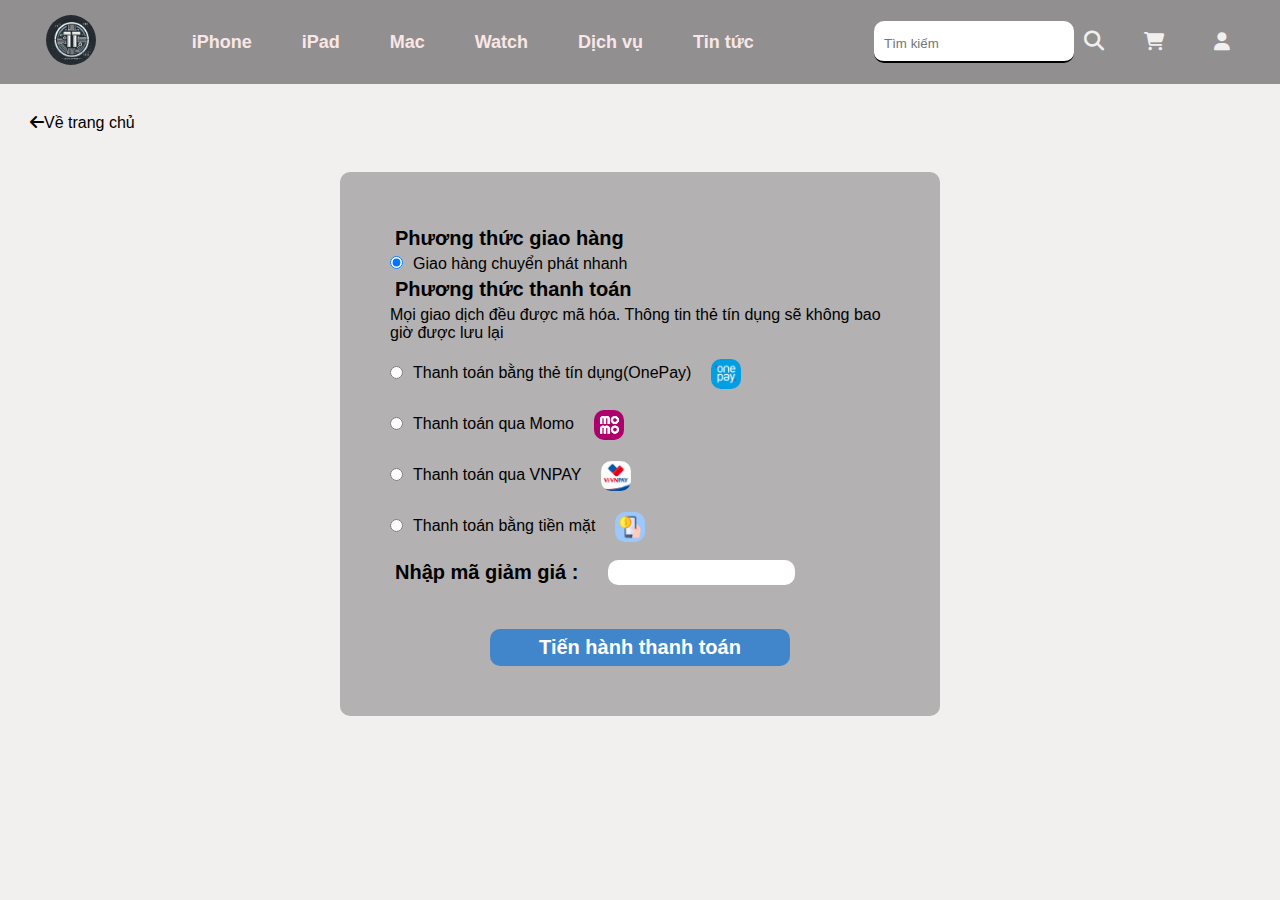
<file: HTML/payment.html>
<!DOCTYPE html>
<html lang="en">
  <head>
    <meta charset="UTF-8" />
    <meta name="viewport" content="width=device-width, initial-scale=1.0" />
    <link
      rel="shortcut icon"
      href="../images/logo/logo.jpg"
      type="image/x-icon"
    />
    <link
      rel="stylesheet"
      href="https://cdnjs.cloudflare.com/ajax/libs/font-awesome/6.6.0/css/all.min.css"
    />
    <link rel="stylesheet" href="../style.css" />
    <title>UTHTECH</title>
  </head>
  <body style="height: 100vh">
    <!-- header -->
    <header class="sticky">
      <div class="logo">
        <a href="../index.html"
          ><img src="../images/logo/logo.jpg" alt="lỗi"
        /></a>
      </div>
      <div class="apple-devices">
        <li><a href="./cartegory.html">iPhone</a></li>
        <li><a href="">iPad</a></li>
        <li><a href="">Mac</a></li>
        <li><a href="">Watch</a></li>
        <li><a href="">Dịch vụ</a></li>
        <li><a href="">Tin tức</a></li>
      </div>
      <div class="others">
        <li>
          <input placeholder="Tìm kiếm" type="text" />
          <i class="fa-solid fa-magnifying-glass"></i>
        </li>
        <li><i class="fa-solid fa-cart-shopping"></i></li>
        <li><i class="fa-solid fa-user"></i></li>
      </div>
    </header>
    <!-- payment -->
    <div class="back-index">
      <a href="../index.html"
        ><div><i class="fa-solid fa-arrow-left"></i>Về trang chủ</div></a
      >
    </div>
    <div class="payment">
      <div class="delivery-method">
        <div class="payment-method">Phương thức giao hàng</div>
        <input type="radio" checked name="delivery-method" />Giao hàng chuyển
        phát nhanh
      </div>
      <div class="payment-method">Phương thức thanh toán</div>
      <div>
        Mọi giao dịch đều được mã hóa. Thông tin thẻ tín dụng sẽ không bao giờ
        được lưu lại
      </div>
      <div class="payment-row">
        <input type="radio" name="payment" />Thanh toán bằng thẻ tín
        dụng(OnePay)
        <div><img src="../images/ATM/Onepay.jpg" alt="" /></div>
      </div>
      <div class="payment-row">
        <input type="radio" name="payment" />Thanh toán qua Momo
        <div><img src="../images/ATM/momo.jpg" alt="" /></div>
      </div>
      <div class="payment-row">
        <input type="radio" name="payment" />Thanh toán qua VNPAY
        <div><img src="../images/ATM/VNPAY.jpg" alt="" /></div>
      </div>
      <div class="payment-row">
        <input type="radio" name="payment" />Thanh toán bằng tiền mặt
        <div><img src="../images/ATM/tienmat.jpg" alt="" /></div>
      </div>

      <div class="payment-row">
        <div class="payment-method">Nhập mã giảm giá :</div>
        <input type="text" name="nhapma" id="text" />
      </div>
      <button class="btn">Tiến hành thanh toán</button>
    </div>
  </body>
  <script src="../JS/script.js"></script>
</html>
</file>
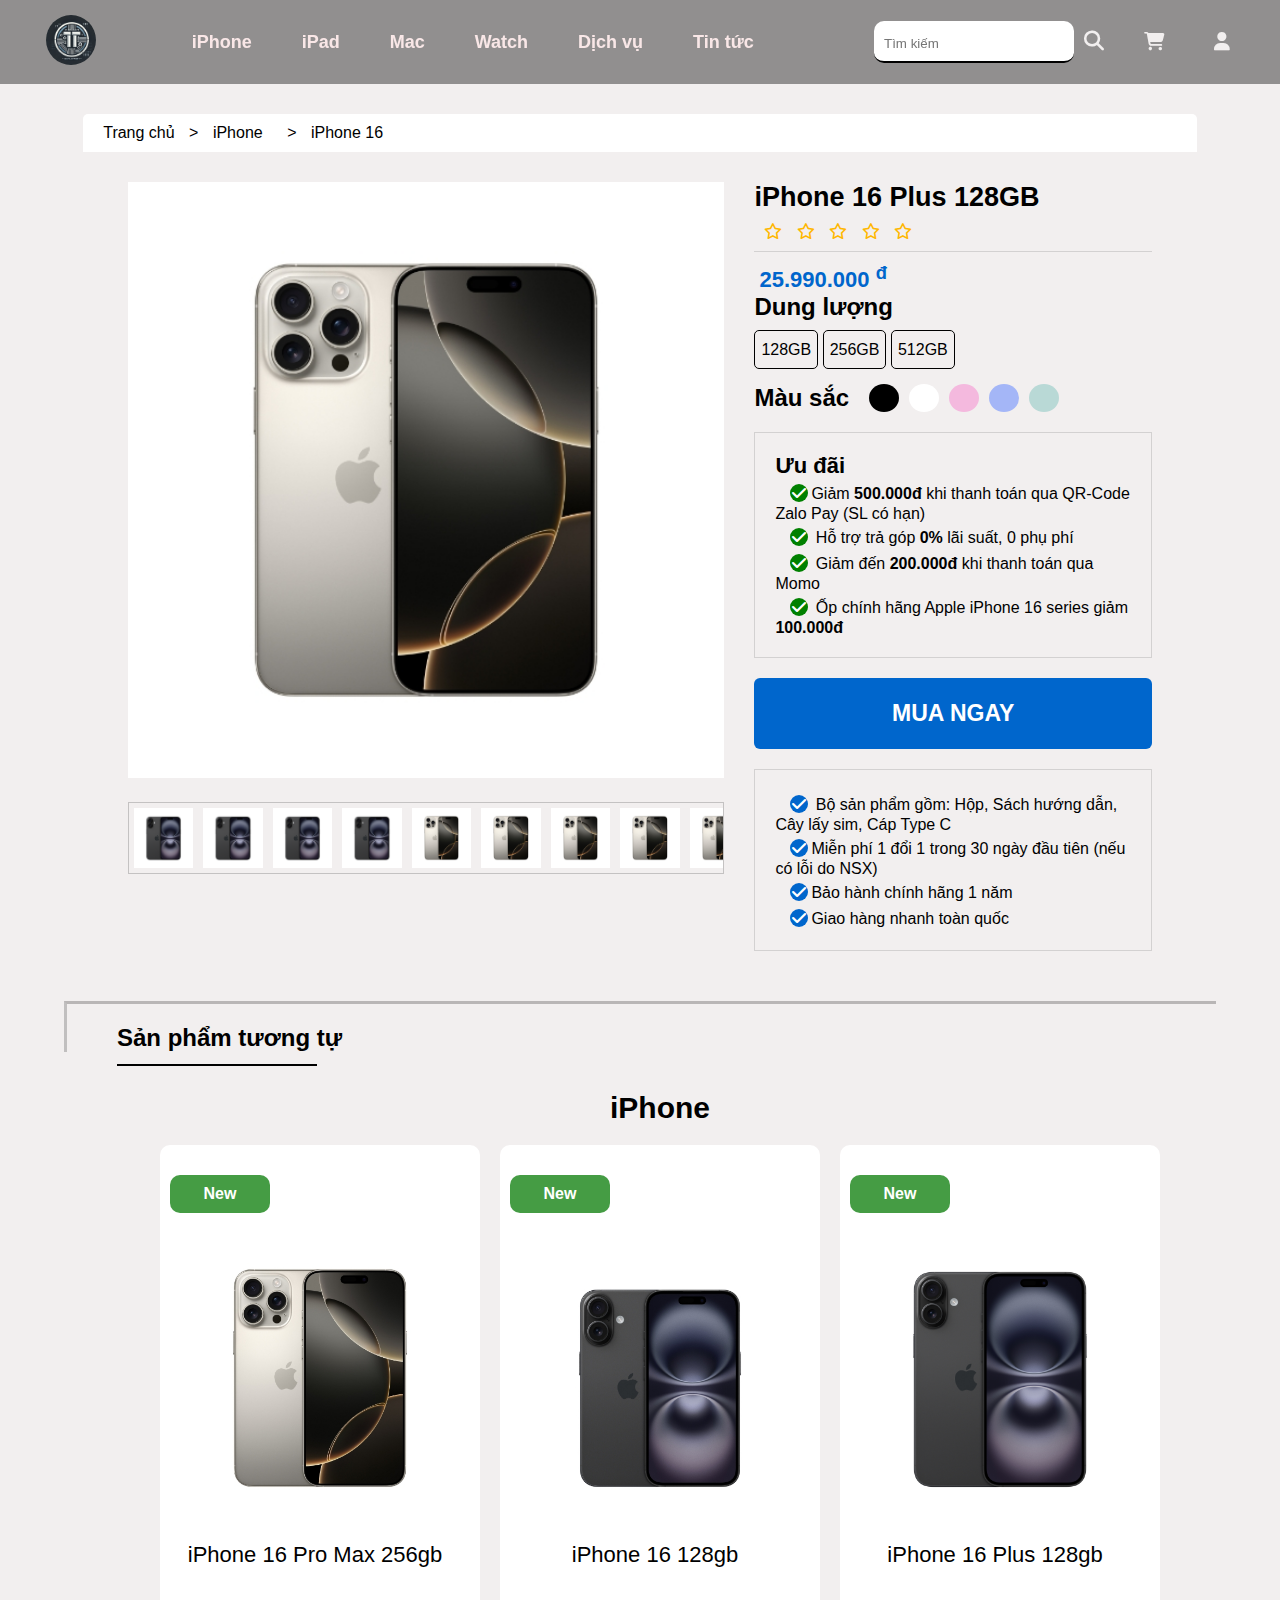
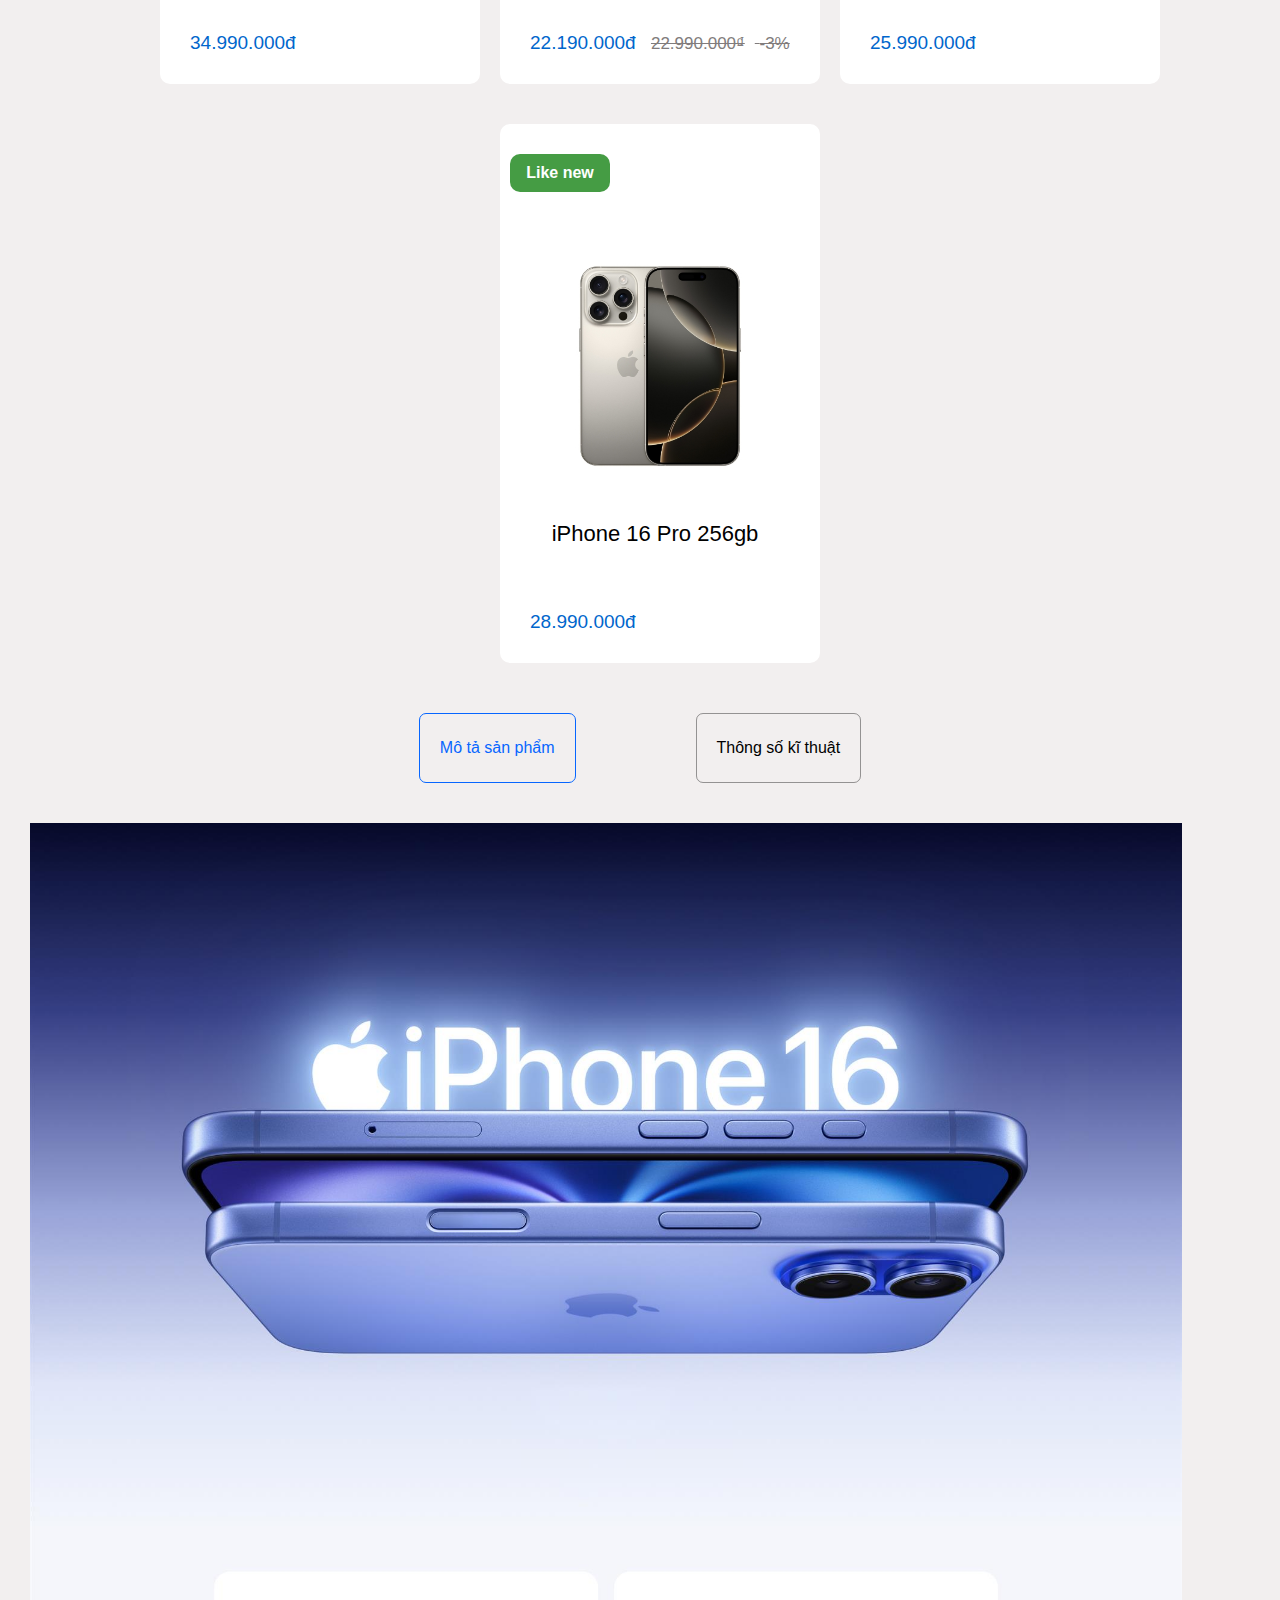
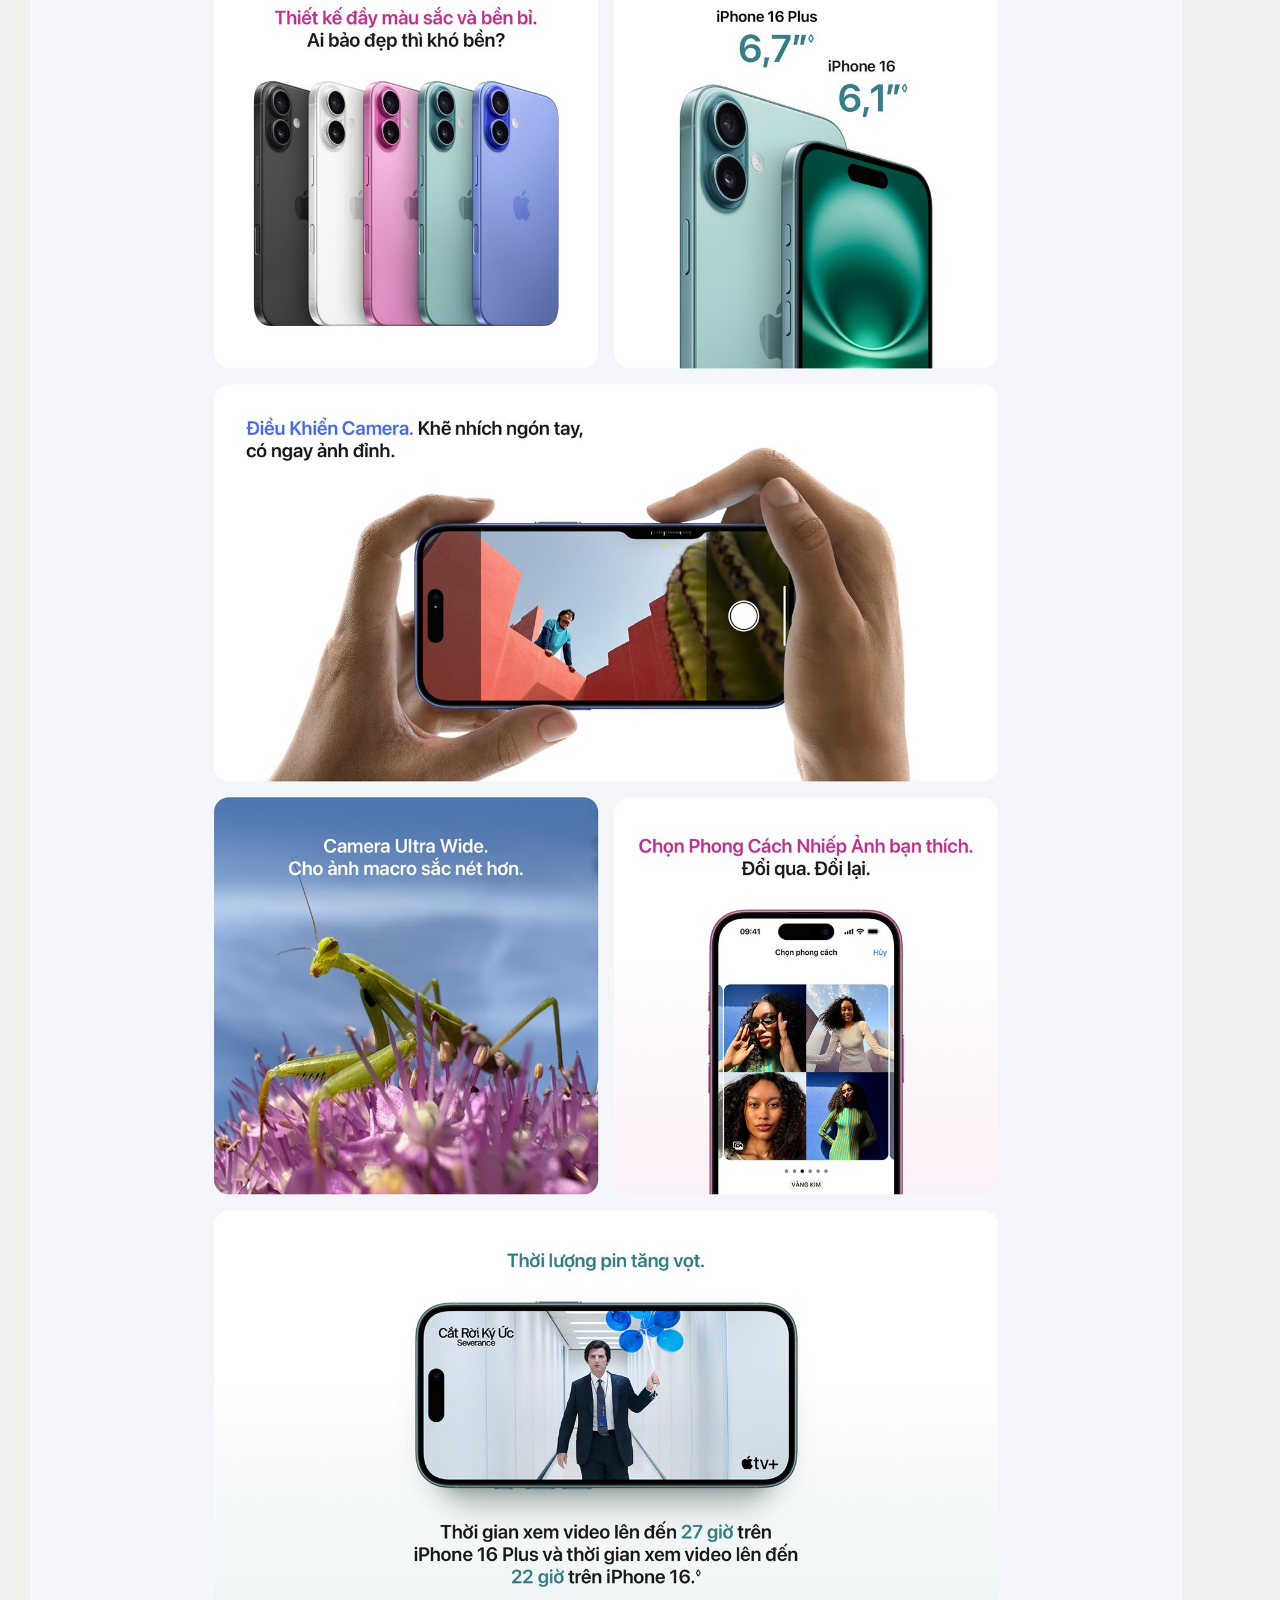
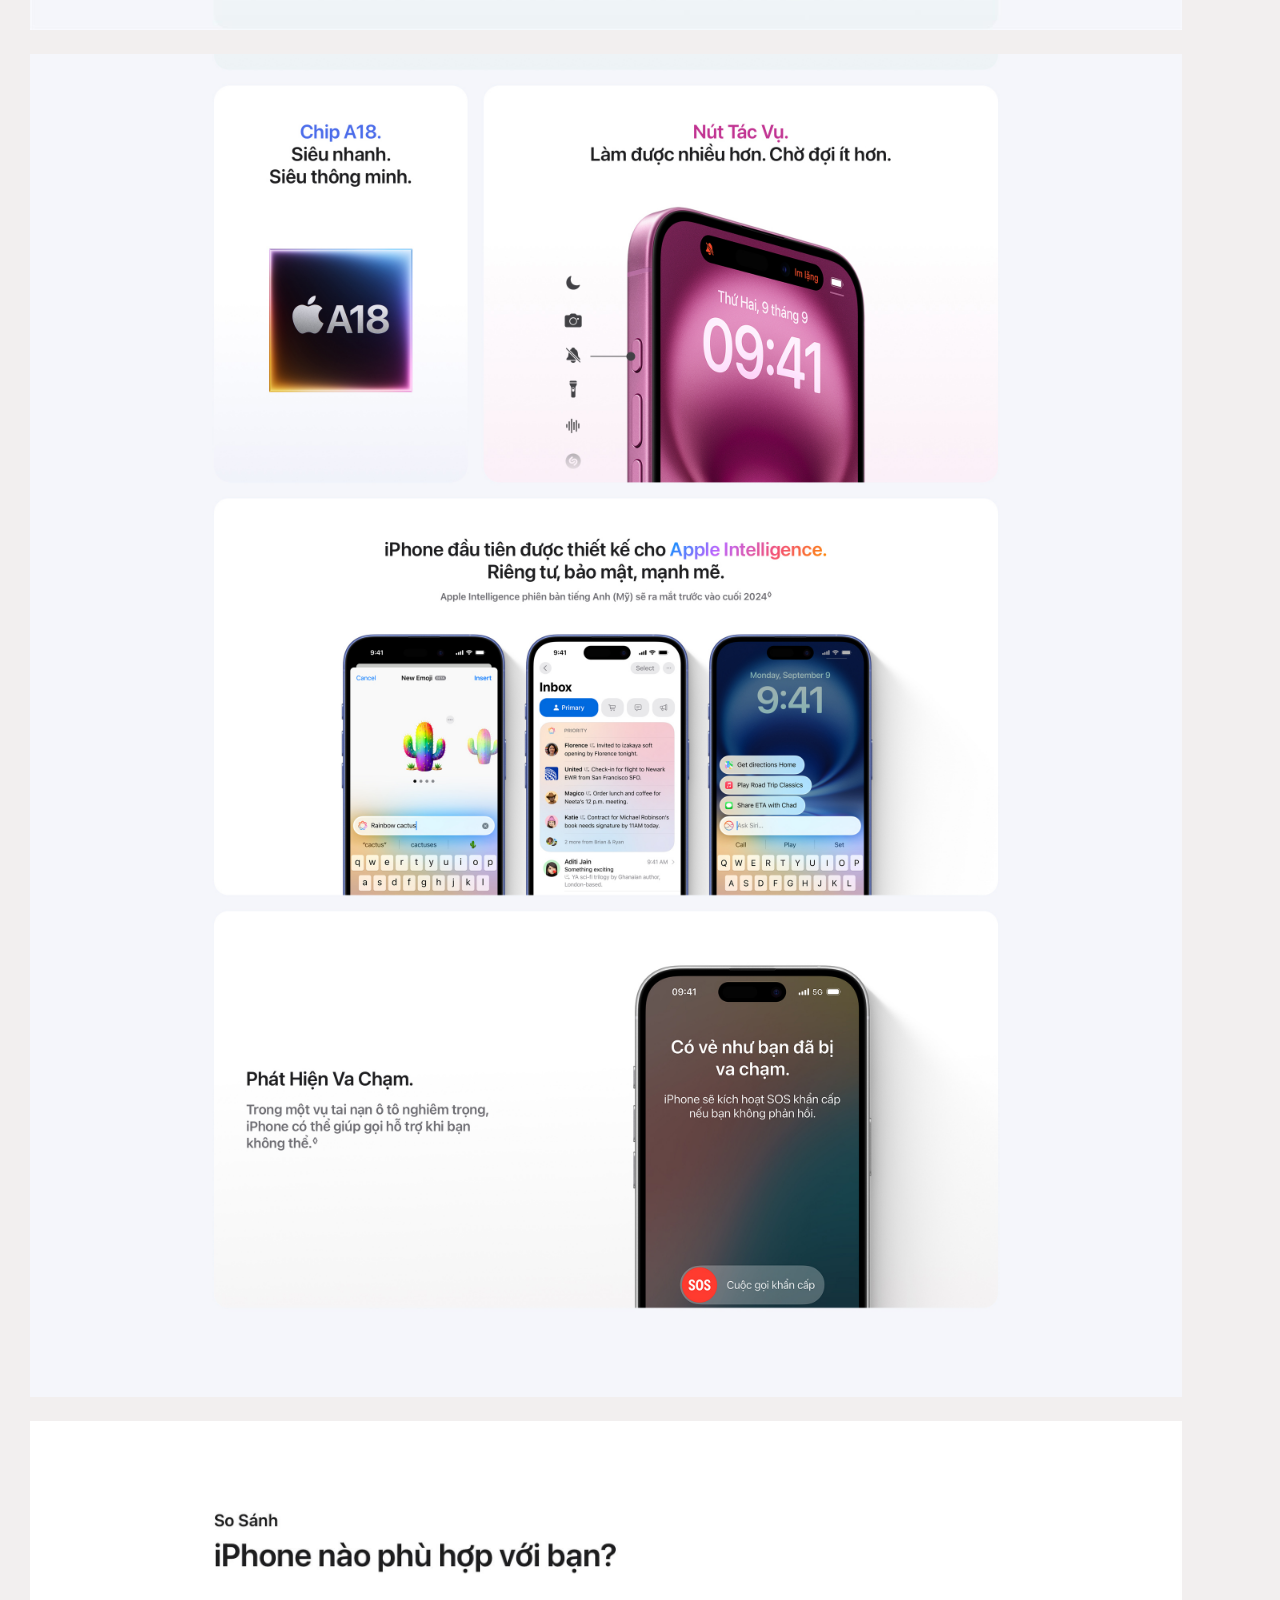
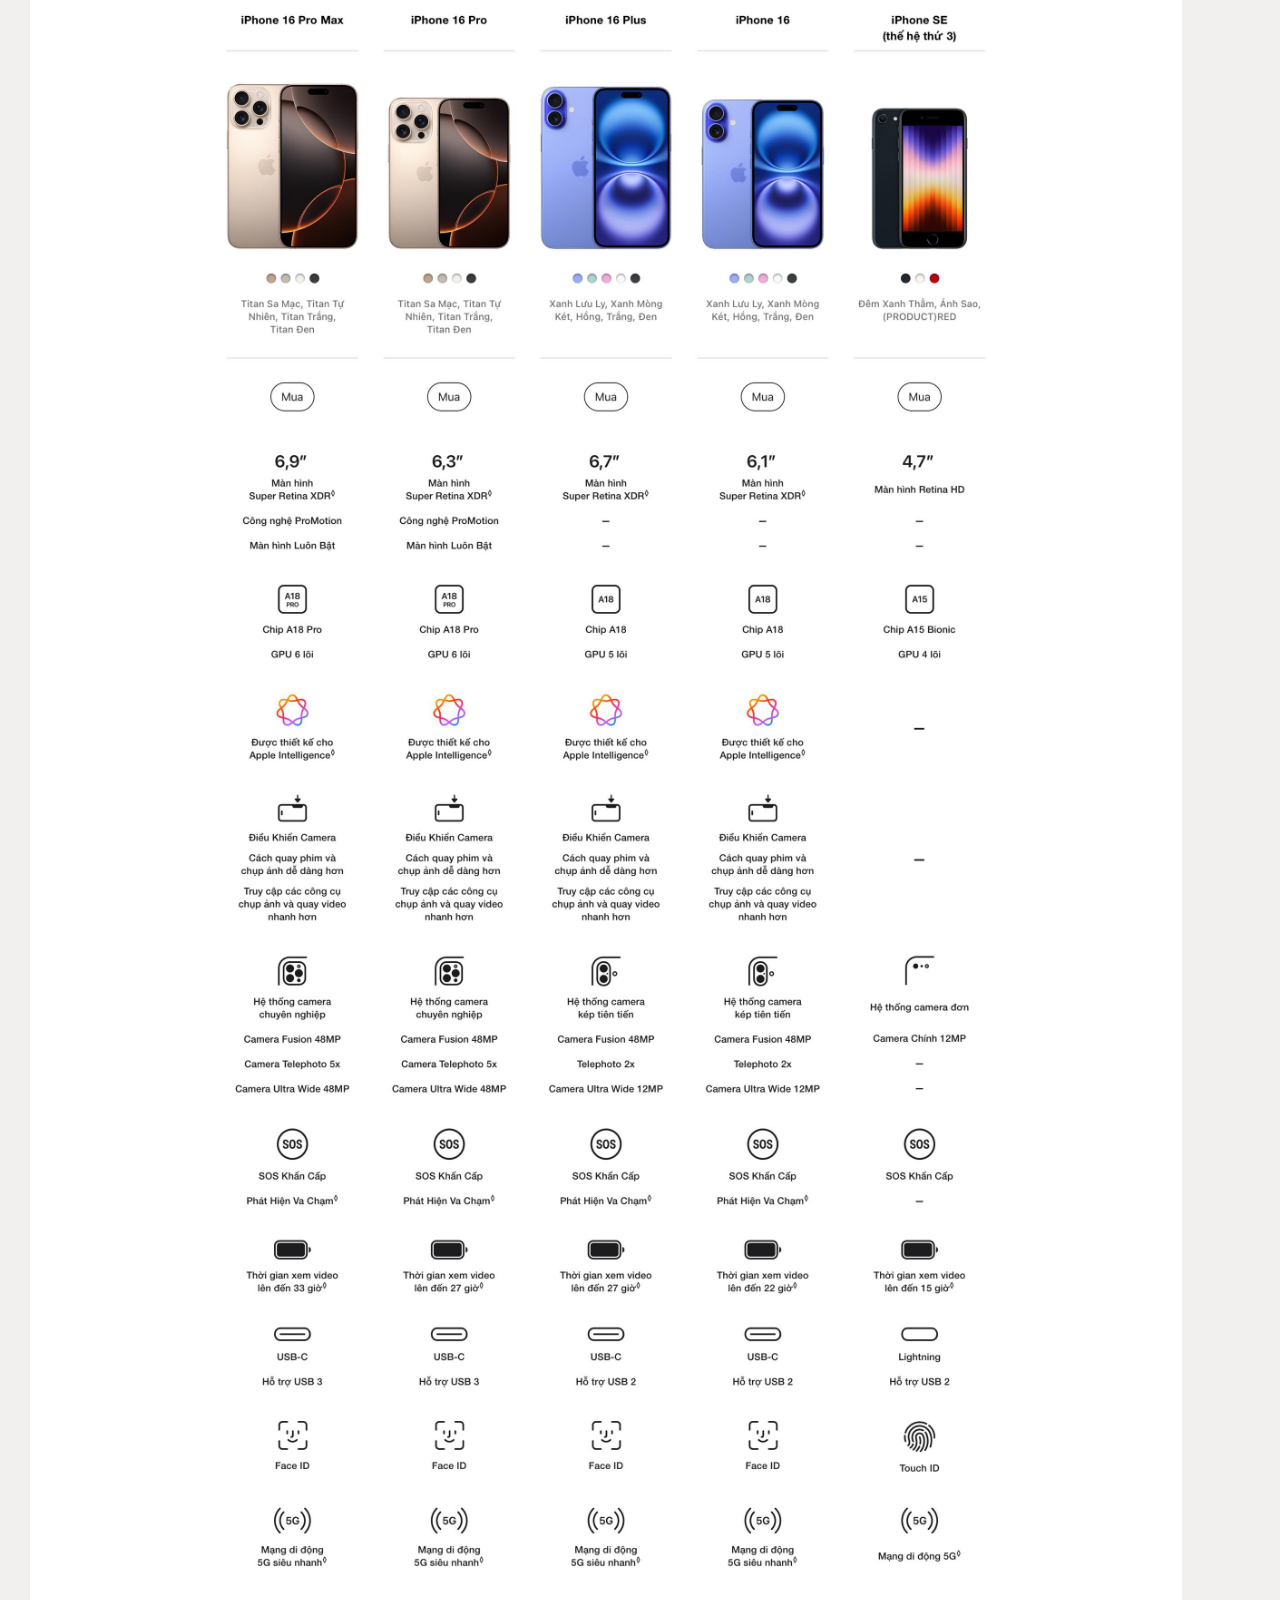
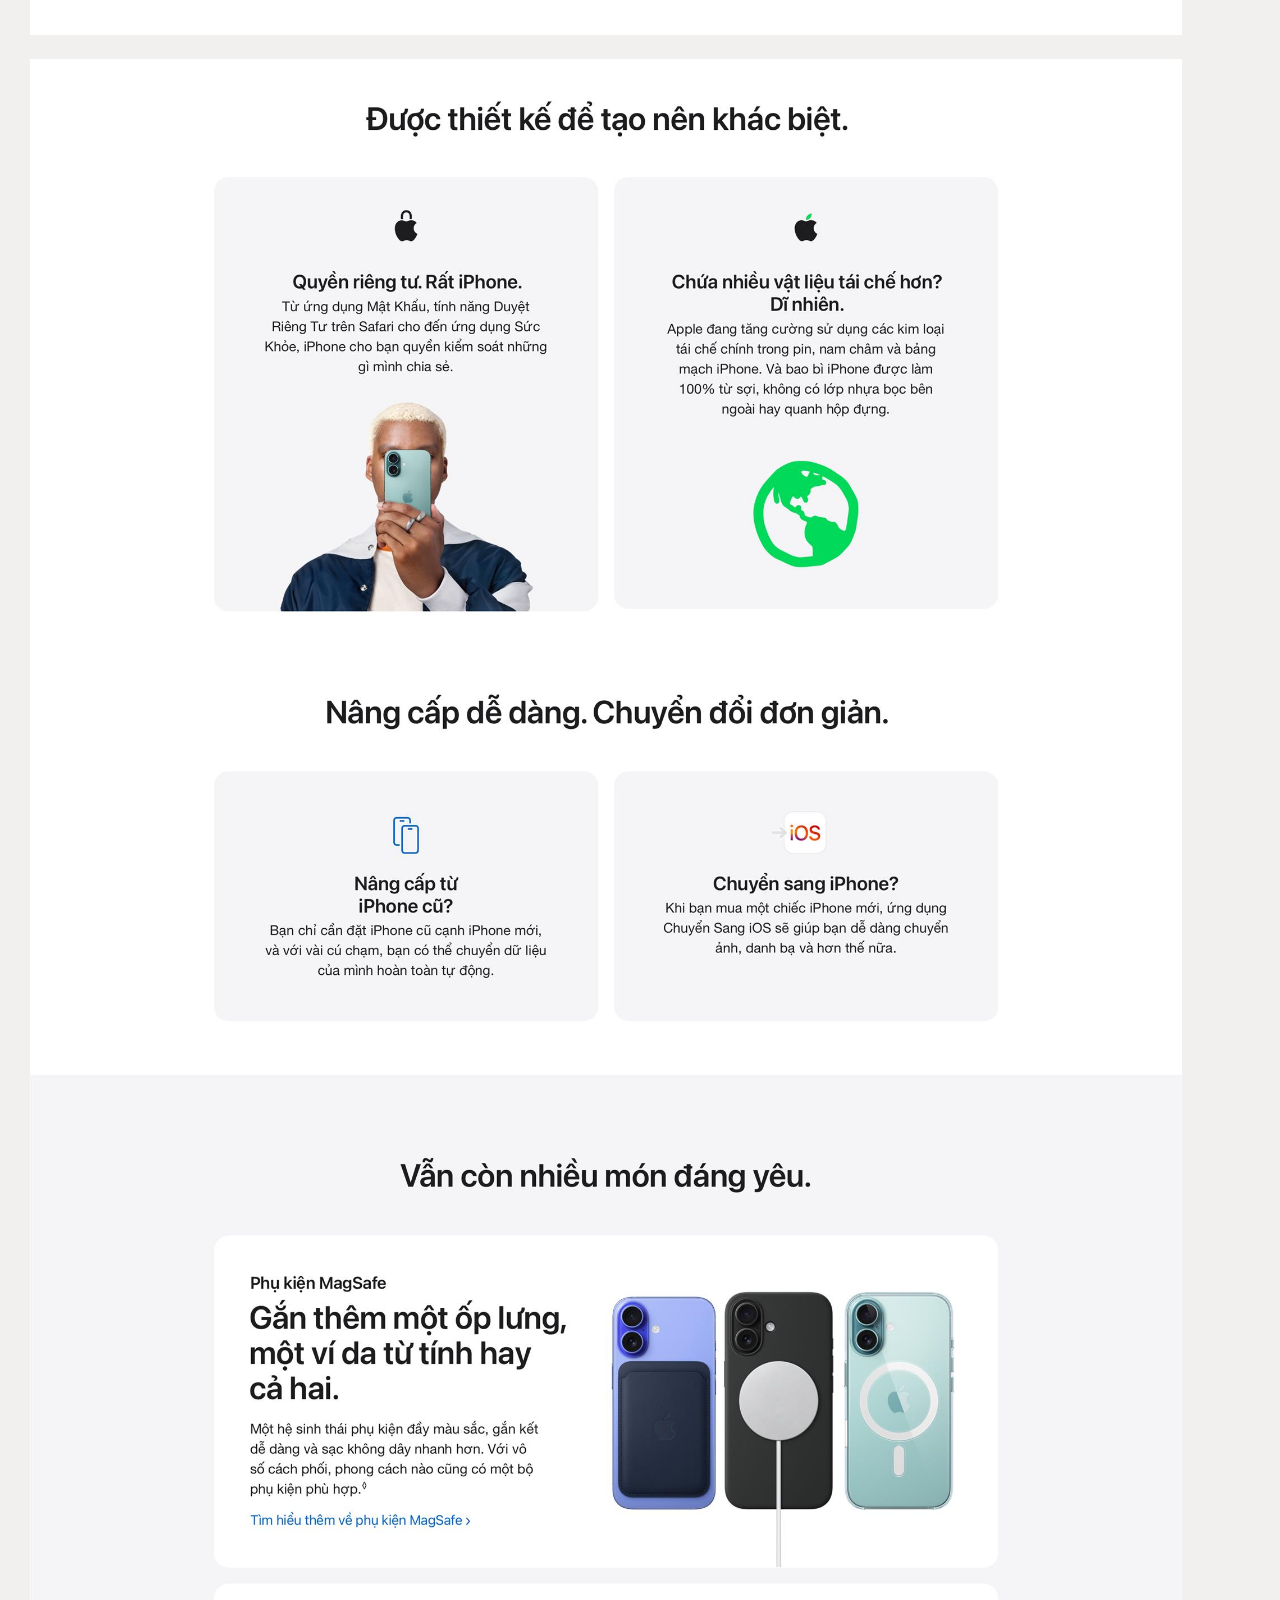
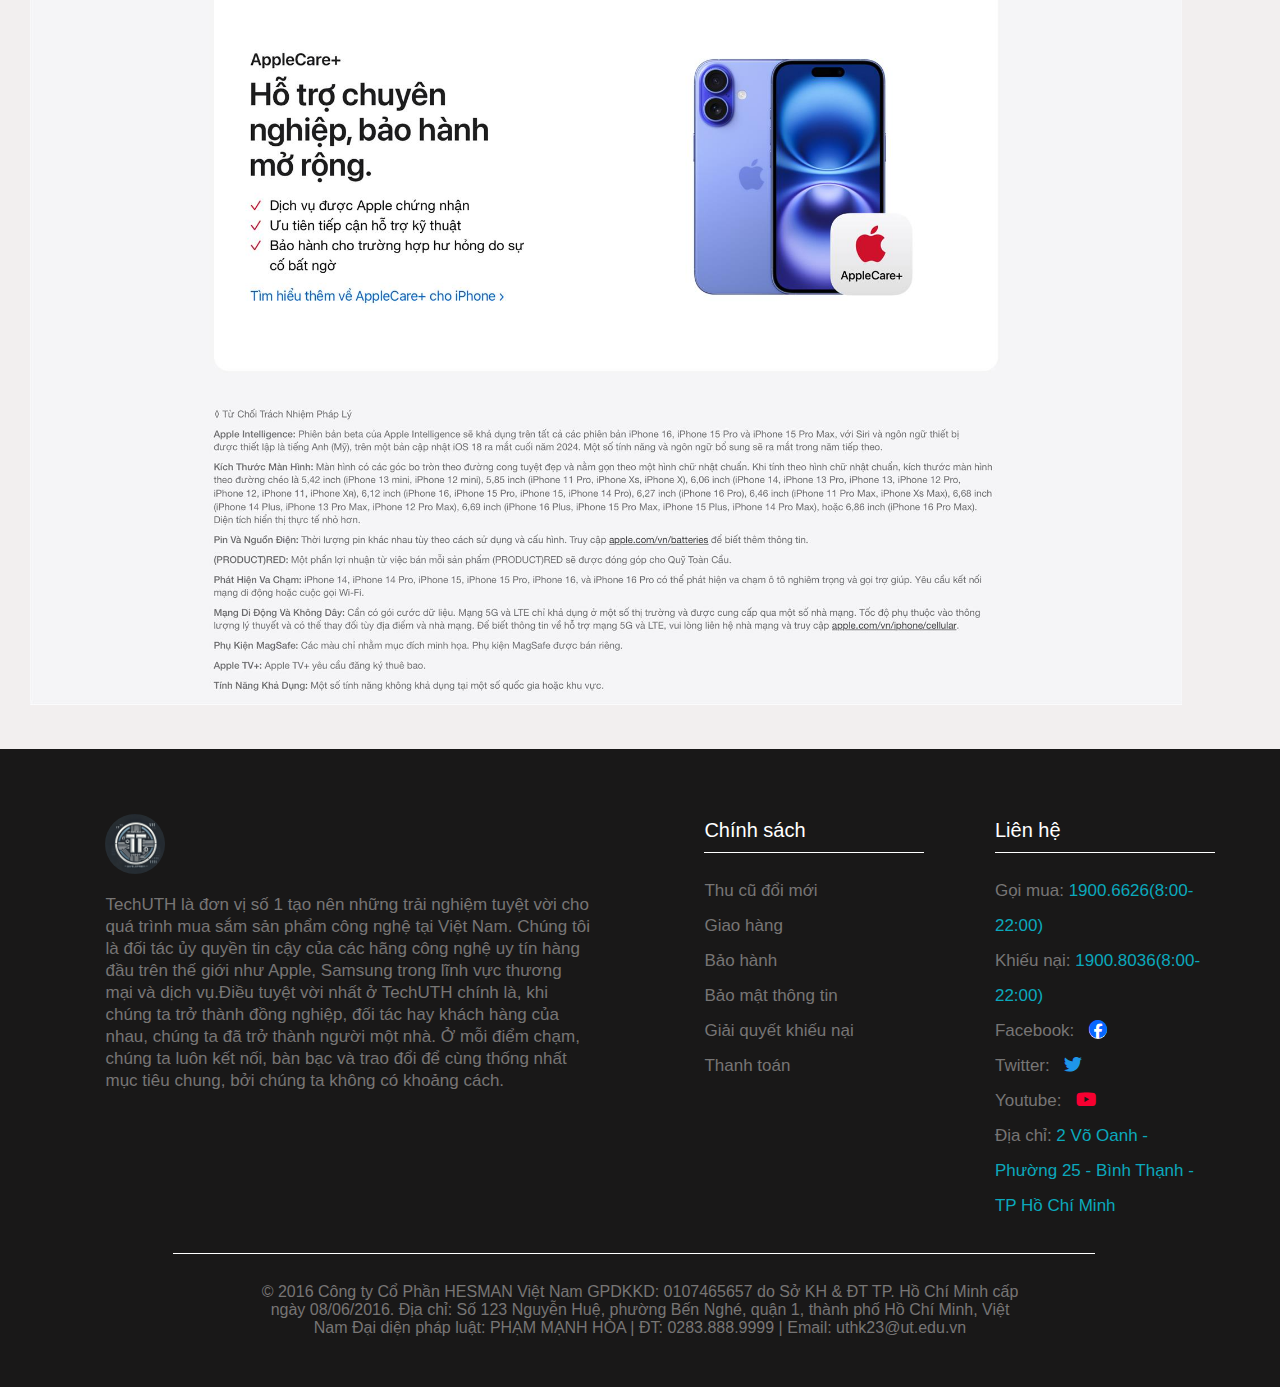
<file: HTML/product.html>
<!DOCTYPE html>
<html lang="en">
  <head>
    <meta charset="UTF-8" />
    <meta name="viewport" content="width=device-width, initial-scale=1.0" />
    <link
      rel="shortcut icon"
      href="../images/logo/logo.jpg"
      type="image/x-icon"
    />
    <link
      rel="stylesheet"
      href="https://cdnjs.cloudflare.com/ajax/libs/font-awesome/6.6.0/css/all.min.css"
    />
    <link rel="stylesheet" href="../style.css" />
    <title>UTHTECH</title>
  </head>
  <body>
    <!-- header -->
    <header class="sticky">
      <div class="logo">
        <a href="../index.html"
          ><img src="../images/logo/logo.jpg" alt="lỗi"
        /></a>
      </div>
      <div class="apple-devices">
        <li><a href="./cartegory.html">iPhone</a></li>
        <li><a href="">iPad</a></li>
        <li><a href="">Mac</a></li>
        <li><a href="">Watch</a></li>
        <li><a href="">Dịch vụ</a></li>
        <li><a href="">Tin tức</a></li>
      </div>
      <div class="others">
        <li>
          <input placeholder="Tìm kiếm" type="text" />
          <i class="fa-solid fa-magnifying-glass"></i>
        </li>
        <li><i class="fa-solid fa-cart-shopping"></i></li>
        <li><i class="fa-solid fa-user"></i></li>
      </div>
    </header>
    <!-- trang chủ -->
    <div class="trangchu-index">
      <a href="../index.html">Trang chủ </a>
      <span>></span>
      <span><a href="./cartegory.html">iPhone</a></span>
      <span>></span>
      <span>iPhone 16</span>
    </div>
    <!-- product -->
    <div class="product">
      <div class="product-left">
        <img
          class="product-img-large"
          src="../images/iphone/iphone16pm.jpg"
          alt=""
        />
        <div class="product-imgs-small">
          <div class="product-img-small">
            <img src="../images/iphone/iphone16plus.jpg" />
            <img src="../images/iphone/iphone16plus.jpg" />
            <img src="../images/iphone/iphone16plus.jpg" />
            <img src="../images/iphone/iphone16plus.jpg" />
            <img src="../images/iphone/iphone16pm.jpg" />
            <img src="../images/iphone/iphone16pm.jpg" />
            <img src="../images/iphone/iphone16pm.jpg" />
            <img src="../images/iphone/iphone16pm.jpg" />
            <img src="../images/iphone/iphone16pm.jpg" />
            <img src="../images/iphone/iphone16pm.jpg" />
          </div>
        </div>
      </div>
      <div class="product-right">
        <div class="product-right__title">iPhone 16 Plus 128GB</div>
        <div class="product-right__star">
          <span><i class="fa-regular fa-star"></i></span>
          <span><i class="fa-regular fa-star"></i></span>
          <span><i class="fa-regular fa-star"></i></span>
          <span><i class="fa-regular fa-star"></i></span>
          <span><i class="fa-regular fa-star"></i></span>
        </div>
        <div class="product-right__price">25.990.000 <sup>đ</sup></div>
        <div class="product-right__storage">
          <h2>Dung lượng</h2>
          <div class="product-right--storage">128GB</div>
          <div class="product-right--storage">256GB</div>
          <div class="product-right--storage">512GB</div>
        </div>
        <div class="product-right__color">
          <h2>Màu sắc</h2>
          <div class="product-right--color black"></div>
          <div class="product-right--color white"></div>
          <div class="product-right--color pink"></div>
          <div class="product-right--color blue"></div>
          <div class="product-right--color green"></div>
        </div>
        <div class="product-sales">
          <h2>Ưu đãi</h2>
          <div>
            <i class="fa-solid fa-check"></i>Giảm <b>500.000đ</b> khi thanh toán
            qua QR-Code Zalo Pay (SL có hạn)
          </div>
          <div>
            <i class="fa-solid fa-check"></i> Hỗ trợ trả góp <b>0% </b>lãi suất,
            0 phụ phí
          </div>
          <div>
            <i class="fa-solid fa-check"></i> Giảm đến <b>200.000đ</b> khi thanh
            toán qua Momo
          </div>
          <div>
            <i class="fa-solid fa-check"></i> Ốp chính hãng Apple iPhone 16
            series giảm <b>100.000đ</b>
          </div>
        </div>
        <a href="./cart.html"><button class="btn-muangay">MUA NGAY</button></a>
        <div class="product-list">
          <div>
            <i class="fa-solid fa-check"></i> Bộ sản phẩm gồm: Hộp, Sách hướng
            dẫn, Cây lấy sim, Cáp Type C
          </div>
          <div>
            <i class="fa-solid fa-check"></i>Miễn phí 1 đổi 1 trong 30 ngày đầu
            tiên (nếu có lỗi do NSX)
          </div>
          <div><i class="fa-solid fa-check"></i>Bảo hành chính hãng 1 năm</div>
          <div><i class="fa-solid fa-check"></i>Giao hàng nhanh toàn quốc</div>
        </div>
      </div>
    </div>
    <!-- product similar -->
    <div class="product-similar">
      <h2>Sản phẩm tương tự</h2>
    </div>
    <!-- hero -->
    <div class="hero-right">
      <!-- iPhone -->
      <div class="hero__title"><a href="">iPhone</a></div>
      <div class="hero__products">
        <!-- 1 -->
        <div class="hero__product">
          <div class="hero__product--value">New</div>
          <div class="hero__product--img">
            <a href="./product.html"
              ><img src="../images/iphone/iphone16pm.jpg" alt="lỗi"
            /></a>
          </div>
          <div class="hero__product--name">
            <a href="">iPhone 16 Pro Max 256gb</a>
          </div>
          <div class="hero__product--price">
            34.990.000đ
            <span class="discount">
              <span></span>
              <span></span>
            </span>
          </div>
        </div>
        <!-- 2 -->
        <div class="hero__product">
          <div class="hero__product--value">New</div>
          <div class="hero__product--img">
            <a href=""><img src="../images/iphone/iphone16.jpg" alt="lỗi" /></a>
          </div>
          <div class="hero__product--name">
            <a href="">iPhone 16 128gb</a>
          </div>
          <div class="hero__product--price">
            22.190.000đ
            <span class="discount">
              <span>22.990.000₫</span>
              <span>-3%</span>
            </span>
          </div>
        </div>
        <!-- 3 -->
        <div class="hero__product">
          <div class="hero__product--value">New</div>
          <div class="hero__product--img">
            <a href=""
              ><img src="../images/iphone/iphone16plus.jpg" alt="lỗi"
            /></a>
          </div>
          <div class="hero__product--name">
            <a href="">iPhone 16 Plus 128gb</a>
          </div>
          <div class="hero__product--price">
            25.990.000đ
            <span class="discount">
              <span></span>
              <span></span>
            </span>
          </div>
        </div>
        <!-- 4 -->
        <div class="hero__product">
          <div class="hero__product--value">Like new</div>
          <div class="hero__product--img">
            <a href=""
              ><img src="../images/iphone/iphone16pro.jpg" alt="lỗi"
            /></a>
          </div>
          <div class="hero__product--name">
            <a href="">iPhone 16 Pro 256gb</a>
          </div>
          <div class="hero__product--price">
            28.990.000đ
            <span class="discount">
              <span></span>
              <span></span>
            </span>
          </div>
        </div>
      </div>
    </div>
    <!-- introduce -->
    <div class="introduce">
      <div class="introduce-button">
        <div class="introduce-btn a active">Mô tả sản phẩm</div>
        <div class="introduce-btn b">Thông số kĩ thuật</div>
      </div>
      <div class="introduce-describe">
        <img src="../images/New/introduce1.jpg" />
        <img src="../images/New/introduce2.jpg" />
        <img src="../images/New/introduce3.jpg" />
        <img src="../images/New/introduce4.jpg" />
      </div>
      <div class="specification hide">
        <table>
          <tr class="specification-brey">
            <td>Kích thước màn hình:</td>
            <td>6.7 inches</td>
          </tr>
          <tr class="specification-white">
            <td>Công nghệ màn hình:</td>
            <td>Super Retina XDR OLED</td>
          </tr>
          <tr class="specification-brey">
            <td>Độ phân giải màn hình</td>
            <td>2796 x 1290-pixel</td>
          </tr>
          <tr class="specification-white">
            <td>Tính năng màn hình</td>
            <td>
              <div>Dynamic Island</div>
              <div>Màn hình HDR</div>
              <div>True Tone</div>

              <div>Dải màu rộng (P3)</div>
              <div>Haptic Touch</div>
              <div>Tỷ lệ tương phản 2.000.000:1</div>

              <div>Độ sáng tối đa 1000 nit 460 ppi</div>
              <div>Dải màu rộng (P3) Haptic Touch</div>
              <div>Tỷ lệ tương phản 2.000.000:1</div>

              <div>Lớp phủ kháng dầu chống in dấu vân tay</div>
              <div>Hỗ trợ hiển thị đồng thời nhiều ngôn ngữ và ký tự</div>
            </td>
          </tr>
          <tr class="specification-brey">
            <td>Tính năng camera</td>
            <td>
              <div>Flash True Tone</div>
              <div>Photonic Engine</div>
              <div>Deep Fusion</div>
              <div>HDR thông minh thế hệ 5</div>
              <div>Hiệu ứng Chiếu Sáng Chân Dung với sáu chế độ</div>
              <div>Chế độ Ban Đêm</div>
              <div>Chụp ảnh toàn cảnh Panorama (lên đến 63MP)</div>
              <div>Phong Cách Nhiếp Ảnh thế hệ mới nhất</div>
              <div>Ảnh không gian</div>
            </td>
          </tr>
          <tr class="specification-white">
            <td>Quay video trước</td>
            <td>
              <div>4K@24 fps</div>
              <div>4K@25 fps</div>
              <div>4K@30 fps</div>
              <div>4K@60 fps</div>
              <div>1080p@25fps, 1080p@30 fps, hoặc 1080p@60 fps</div>
            </td>
          </tr>
        </table>
      </div>
    </div>
    <!-- footer -->
    <div class="footer">
      <div class="footer-head">
        <div class="footer-box size">
          <div class="footer-name-company__icon logo">
            <img src="../images/logo/logo.jpg" alt="Lỗi" />
          </div>
          <div class="footer-name-company__desc">
            TechUTH là đơn vị số 1 tạo nên những trải nghiệm tuyệt vời cho quá
            trình mua sắm sản phẩm công nghệ tại Việt Nam. Chúng tôi là đối tác
            ủy quyền tin cậy của các hãng công nghệ uy tín hàng đầu trên thế
            giới như Apple, Samsung trong lĩnh vực thương mại và dịch vụ.Điều
            tuyệt vời nhất ở TechUTH chính là, khi chúng ta trở thành đồng
            nghiệp, đối tác hay khách hàng của nhau, chúng ta đã trở thành người
            một nhà. Ở mỗi điểm chạm, chúng ta luôn kết nối, bàn bạc và trao đổi
            để cùng thống nhất mục tiêu chung, bởi chúng ta không có khoảng
            cách.
          </div>
        </div>
        <div class="footer-box">
          <div class="footer-title">Chính sách</div>
          <div class="footer-policy">Thu cũ đổi mới</div>
          <div class="footer-policy">Giao hàng</div>
          <div class="footer-policy">Bảo hành</div>
          <div class="footer-policy">Bảo mật thông tin</div>
          <div class="footer-policy">Giải quyết khiếu nại</div>
          <div class="footer-policy">Thanh toán</div>
        </div>
        <div class="footer-box">
          <div class="footer-contact">
            <div class="footer-title">Liên hệ</div>
            <div class="footer-contact__desc">
              Gọi mua: <span><a href="">1900.6626(8:00-22:00)</a></span>
            </div>
            <div class="footer-contact__desc">
              Khiếu nại: <span><a href="">1900.8036(8:00-22:00)</a></span>
            </div>
            <div class="footer-contact__desc">
              Facebook:
              <span
                ><a
                  href="https://www.facebook.com/profile.php?id=100058862585591"
                  ><i class="fa-brands fa-facebook"></i></a
              ></span>
            </div>
            <div class="footer-contact__desc">
              Twitter:
              <span
                ><a href="https://x.com/"
                  ><i class="fa-brands fa-twitter"></i></a
              ></span>
            </div>
            <div class="footer-contact__desc">
              Youtube:
              <span
                ><a href="https://www.youtube.com/@cuto2.088"
                  ><i class="fa-brands fa-youtube"></i></a
              ></span>
            </div>
            <div class="footer-contact__desc">
              Địa chỉ:
              <span
                ><a
                  href="https://www.google.com/maps/@10.8052171,106.7160746,172m/data=!3m1!1e3?entry=ttu&g_ep=EgoyMDI0MTAyOS4wIKXMDSoASAFQAw%3D%3D"
                  >2 Võ Oanh - Phường 25 - Bình Thạnh - TP Hồ Chí Minh</a
                ></span
              >
            </div>
          </div>
        </div>
      </div>
      <div class="footer-land">
        © 2016 Công ty Cổ Phần HESMAN Việt Nam GPDKKD: 0107465657 do Sở KH & ĐT
        TP. Hồ Chí Minh cấp ngày 08/06/2016. Địa chỉ: Số 123 Nguyễn Huệ, phường
        Bến Nghé, quận 1, thành phố Hồ Chí Minh, Việt Nam Đại diện pháp luật:
        PHẠM MẠNH HÒA | ĐT: 0283.888.9999 | Email: uthk23@ut.edu.vn
      </div>
    </div>
    <!-- js -->
    <script src="../JS/script.js"></script>
    <script src="../JS/product.js"></script>
  </body>
</html>
</file>
<file: style.css>
* {
  margin: 0;
  padding: 0;
  box-sizing: border-box;
  font-family: Arial, Helvetica, sans-serif;
  /* border: 1px solid black; */
}
body {
  background: #f2efef;
  height: 1000px;
}
li {
  list-style: none;
}
a {
  text-decoration: none;
  color: black;
}

/* header */
header {
  position: sticky;
  top: 0;
  z-index: 1000;
  width: 100vw;
  padding: 25px;
  display: flex;
  justify-content: space-between;
  background: rgba(21, 20, 20, 0.9);
  transition: 0.2s linear;
}
header.sticky {
  padding: 15px 0;
  position: sticky;
  background: rgba(0, 0, 0, 0.4);
}

.logo {
  flex: 1;
  display: flex;
  justify-content: center;
}
.logo img {
  width: 50px;
  border-radius: 50%;
}
.apple-devices {
  display: flex;
  justify-content: center;
  align-items: center;
  flex: 5;
}
.others > li,
.apple-devices > li {
  font-weight: bold;
  font-size: 18px;
  margin-right: 50px;
}
.apple-devices a {
  color: #f9e7e7;
}
.apple-devices a:hover {
  color: rgb(109, 59, 163);
  text-shadow: 1px 3px 10px rgb(109, 59, 163);
}
.others {
  display: flex;
  justify-content: flex-end;
  align-items: center;
  flex: 3;
}
.others > li:first-child {
  position: relative;
  width: 200px;
}
.others > li:first-child input {
  width: 100%;
  padding: 15px 30px 10px 10px;
  border-radius: 10px;
  border: none;
  border-bottom: 2px solid #000;
  outline: none;
}
.others > li i {
  color: #f2efef;
}
.others > li:first-child i {
  position: absolute;
  font-size: 20px;
  right: -30px;
  top: 10px;
}
.others li:nth-child(2) i {
  margin-left: 20px;
}

/*======================== slider ======================*/
#slider .container {
  position: relative;
  width: 100vw;
  overflow: hidden;
}
#slider img {
  width: 100%;
  top: 0;
  left: 0;
}
#slider .content {
  width: 100%;
  display: flex;
}
#slider .content {
  transition: 0.7s linear;
  pointer-events: none;
}
.container-dots {
  position: absolute;
  height: 30px;
  width: 100%;
  display: flex;
  justify-content: center;
}
#slider .dot {
  content: "";
  border-radius: 50%;
  border: 1px solid black;
  margin-top: -30px;
  width: 15px;
  height: 15px;
  background: #fff;
  margin-right: 12px;
  cursor: pointer;
}
#slider .dot.active {
  background: #333;
}
/* ===================== Trang chủ  ====================*/
.trangchu-index {
  margin: 30px auto;
  background: white;
  padding: 10px 20px;
  width: 87%;
  border-radius: 5px 5px 0 0;
}
.trangchu-index a,
span {
  margin-right: 10px;
}
.trangchu-index a:hover {
  color: #0066cc;
}
/* ---------------------- hero ---------------------*/
.hero {
  display: flex;
  flex-direction: row;
  align-items: flex-start;
  padding: 20px;
}

.hero-left {
  width: 220px;
  min-width: 220px;
  border-radius: 10px 50% 50% 10px;
  margin: 25px 0 0 50px;
  background: #74707012;
  position: sticky;
  left: 20px;
  top: 100px;
}

.hero-right {
  flex: 14;
  width: 100%;
  margin-left: 20px;
}

.iphone__name {
  display: inline;
  background: #7470704b;
  line-height: 100px;
  padding: 10px;
  margin-left: 20px;
  font-size: 26px;
  border-radius: 10px;
  color: #141010ed;
  font-weight: bold;
  cursor: pointer;
  user-select: none;
}
.iphone__name:hover {
  box-shadow: 1px 1px 10px rgb(255, 255, 255);
  text-shadow: 1px 1px 10px white;
  background: #747070c3;
}
.hero__title {
  text-align: center;
  font-size: 30px;
  font-weight: bold;
  margin-top: 39px;
}
.hero__products {
  flex-flow: wrap;
  display: flex;
  justify-content: center;
}
.hero__product {
  background: #fff;
  margin: 20px 10px;
  padding: 30px 10px;
  border-radius: 10px;
}
.hero__product:hover {
  box-shadow: 4px 4px 10px rgba(0, 0, 0, 0.5);
}
.hero__product--value {
  border: none;
  width: 100px;
  text-align: center;
  background-color: #459c44;
  border-radius: 10px;
  padding: 10px;
  color: white;
  font-weight: bold;
}
.hero__product--img {
  margin-top: 15px;
}
.hero__product--img img {
  width: 300px;
}
.hero__product--name {
  width: 270px;
  height: 60px;
  flex-flow: wrap;
  font-size: 22px;
  text-align: center;
  margin: 10px 10px 30px;
}
.hero__product--price {
  font-size: 19px;
  margin-left: 20px;
  color: #0066cc;
}
.hero__product--price .discount {
  margin-left: 10px;
  margin-bottom: 9px;
  font-size: 17px;
  color: #817c7c;
  text-decoration: line-through;
}

.hero-container {
  display: flex;
  justify-content: center;
}
.hero-container-btn {
  padding: 10px 30px;
  font-size: 20px;
  border-radius: 10px;
  color: #0066cc;
  background: #fff;
  border: 1px solid #0066cc;
}
.hero-container-btn:hover {
  background: #0066cc;
  color: white;
}
/* =====================history========================= */
.history {
  margin: 0 auto;
  background: white;
  border-radius: 10px;
  padding: 60px;
  width: 87%;
  height: 400px;
  overflow: hidden;
}
.history a {
  display: block;
  color: #0766ff;
}
.history a:hover {
  text-decoration: underline;
}
.history-a {
  margin-bottom: 20px;
}
.history h3 {
  font-weight: bold;
  font-size: 30px;
  margin: 30px 0px;
}
.history-p {
  line-height: 20px;
  margin-bottom: 30px;
}
.history-more {
  padding-top: 20px;
  text-align: center;
  font-size: 23px;
  margin: 0 100px;
  box-shadow: 0 -40px 10px rgba(18, 1, 1, 0.7);
}
.history-more > span {
  padding: 10px;
  background: rgb(230, 230, 171);
  border-radius: 20px;
}
.history-more > span:hover {
  color: #0766ff;
  cursor: pointer;
  box-shadow: 0 1px 10px rgb(30, 28, 25);
}
.show {
  overflow: unset;
  height: auto;
}
/* ----------------------product -------------------------- */
.product {
  display: flex;
  justify-content: center;
  width: 80%;
  margin: 0 auto;
}
.product-left {
  width: 60%;
  height: 100%;
  margin-right: 30px;
}
.product-img-large {
  width: 100%;
}
.product-img-large > img {
  width: 100%;
}
.product-imgs-small {
  margin-top: 20px;
  width: 100%;
  border: 1px solid rgba(0, 0, 0, 0.187);
  overflow-x: scroll;
}

.product-img-small {
  display: flex;
  justify-content: space-around;
  width: 10%;
}
.product-img-small img {
  margin: 5px;
  width: 100%;
  cursor: pointer;
}
.product-right {
  width: 40%;
  height: 100%;
}
.product-right__title {
  font-size: 27px;
  font-weight: bold;
}
.product-right__star {
  border-bottom: 1px solid rgba(128, 128, 128, 0.265);
  padding: 10px;
}
.product-right__star i {
  color: #ffb700;
}
.product-right__price {
  padding: 10px 0 0 5px;
  font-weight: bold;
  font-size: 22px;
  color: #0066cc;
}
.product-right__storage {
  margin-bottom: 10px;
}
.product-right__storage h2 {
  margin-bottom: 20px;
}
.product-right--storage {
  display: inline;
  border: 1px solid black;
  padding: 10px 6px;
  border-radius: 5px;
}
.product-right__color {
  padding-top: 15px;
  display: flex;
  justify-content: start;
}
.product-right__color h2 {
  margin-right: 20px;
}
.product-right--color {
  padding: 10px 15px;
  border-radius: 50%;
  margin-right: 10px;
}
.black {
  background: black;
}
.white {
  background: white;
}
.blue {
  background: #a4b6f7;
}
.pink {
  background: #f4b9de;
}
.green {
  background: #b9d9d6;
}
.product-sales {
  border: 1px solid rgba(128, 128, 128, 0.265);
  padding: 20px;
  margin: 20px 0;
}
.product-sales h2 {
  font-size: 22px;
}
.product-sales i {
  background: green;
  color: white;
  border-radius: 50%;
  padding: 1px 2px;
  margin: 5px 3px 3px 15px;
}
.btn-muangay {
  width: 100%;
  padding: 22px 10px;
  background: #0066cc;
  border: none;
  border-radius: 6px;
  cursor: pointer;
  color: white;
  font-size: 23px;
  font-weight: bold;
}
.btn-muangay:hover {
  background: #054b92;
  color: beige;
}
.product-list {
  border: 1px solid rgba(128, 128, 128, 0.265);
  padding: 20px;
  margin: 20px 0;
}
.product-list i {
  background: #0066cc;
  color: white;
  border-radius: 50%;
  padding: 1px 2px;
  margin: 5px 3px 3px 15px;
}
/* -------------------similar product------------------- */
.product-similar {
  margin-top: 10px;
}
.product-similar h2 {
  padding: 10px;
  width: 90%;
  padding: 20px 0 0 50px;
  margin: 30px auto;
  border: 3px solid #0000003b;
  border-bottom: none;
  border-right: none;
  border-left: 3px solid #19181839;
  position: relative;
}
.product-similar h2::before {
  position: absolute;
  bottom: -14px;
  left: 50px;
  content: "";
  width: 200px;
  height: 2px;
  background: #000;
}
/* -----------------------introduce-------------------- */
.introduce-button {
  display: flex;
  justify-content: center;
}
.introduce-btn {
  padding: 25px 20px;
  background: transparent;
  margin: 30px 60px;
  border: 1px solid rgba(0, 0, 0, 0.388);
  border-radius: 7px;
  cursor: pointer;
}
.active {
  color: #0766ff;
  border: 1px solid #0766ff;
}
.introduce-describe img {
  width: 90%;
  margin: 10px 30px;
}
.specification {
  width: 90%;
  margin-left: 70px;
  border-radius: 10px;
}

.specification-brey td {
  padding: 15px 500px 15px 15px;
  background: #c7c6c697;
}
.specification-white td {
  padding: 15px 400px 15px 15px;
  background: white;
}
.specification-brey td:last-child,
.specification-white td:last-child {
  padding-right: 200px;
}
.specification-brey div {
  display: block;
}
.hide {
  display: none;
}
/* ----------------------footer----------------------------- */
.footer {
  background: #191818;
  color: #fff;
}
.footer-head {
  display: flex;
  justify-content: space-around;
  margin-top: 30px;
  padding: 30px;
  width: 100vw;
}
.footer-box {
  width: 18%;
}
.footer-box.size {
  margin: 35px 40px;
  width: 40%;
}
.footer-name-company__icon {
  justify-content: start;
  margin-bottom: 20px;
}
.footer-name-company__icon img {
  width: 60px;
}
.footer-name-company__desc {
  line-height: 22px;
  padding-bottom: 36px;
  font-size: 17px;
  color: #777575;
}
.footer-title {
  margin: 40px 0 20px 0;
  padding-bottom: 10px;
  font-size: 20px;
  border-bottom: 1px solid white;
}
.footer-policy,
.footer-contact__desc {
  line-height: 35px;
  font-size: 17px;
  color: #777575;
}
.footer-contact__desc a {
  color: #0ba8bc;
}
.footer-contact__desc .fa-brands {
  font-size: 18px;
  margin-left: 10px;
}
.fa-brands.fa-facebook {
  color: #0766ff;
  background: white;
  border-radius: 50%;
}
.fa-brands.fa-twitter {
  color: #1e96e8;
}
.fa-brands.fa-youtube {
  color: #f70031;
}
.footer-land {
  padding-top: 30px;
  color: #777575;
  width: 60%;
  margin: 0 auto;
  padding-bottom: 50px;
  text-align: center;
  position: relative;
}
.footer-land::before {
  position: absolute;
  content: "";
  width: 120%;
  height: 1px;
  left: -83px;
  top: 0px;
  background: white;
}

/* ---------------------------cart-------------------------------- */
.cart {
  width: 800px;
  padding: 40px;
  margin: 100px auto;
}
.cart-top {
  display: flex;
  justify-content: space-between;
  margin-bottom: 20px;
}
.cart-center-1 {
  width: 100%;
  background: rgba(224, 216, 216, 0.6);
  margin-top: 10px;
  padding: 25px 30px;
  border-radius: 10px;
}
.cart-product-1 {
  margin-bottom: 40px;
  display: flex;
  justify-content: space-between;
}
.cart-img img {
  width: 80px;
}
.cart-img-del {
  text-align: center;
  background: #75727243;
  cursor: pointer;
}

.cart-color {
  margin-top: 20px;
}
.cart--color-circle {
  margin-top: 10px;
  display: flex;
}
.cart--color {
  width: 15px;
  height: 15px;
  border-radius: 50%;
  margin-right: 10px;
}
.cart-price {
  margin-top: 10px;
}
.cart__price {
  margin-bottom: 47px;
}
.cart-btn-sub {
  padding: 3px 5px;
}
.cart-product-temp {
  display: flex;
  justify-content: space-between;
  margin-top: 20px;
}

.cart-custom-sex {
  margin-top: 15px;
}
.cart-custom-sex input {
  margin-left: 20px;
  cursor: pointer;
}
.cart-custom__info {
  display: flex;
  justify-content: space-between;
  margin-top: 15px;
}

.cart-custom__info-name fieldset {
  border-radius: 10px;
  padding: 10px;
  border: 1px solid #ccc;
}
.cart-custom__info-name input {
  width: 250px;
  border: none;
  background: transparent;
  outline: none;
  font-size: 20px;
}
.hinhthucnhanhang input:last-child {
  cursor: pointer;
  margin: 15px 5px 15px 60px;
}
.hinhthucnhanhang--address {
  display: flex;
}

.hinhthucnhanhang--address select {
  padding: 5px;
  margin-bottom: 20px;
  border-radius: 5px;
  margin-right: 60px;
  background: #d6d2d2;
}
.hinhthucnhanhang--address-more fieldset {
  border-radius: 10px;
  padding: 10px;
  border: 1px solid #ccc;
}
.hinhthucnhanhang--address-more input {
  width: 100%;
  margin: 0 20px;
  font-size: 20px;
  border: none;
  background: transparent;
  outline: none;
}
.cart-center-bottom-total {
  font-size: 20px;
  font-weight: bold;
}
.btn-dathang {
  width: 90%;
  padding: 13px 10px;
  margin: 20px 20px 0;
  border: none;
  outline: none;
  background: #1866e3dd;
  color: white;
  font-size: 21px;
  font-weight: bold;
  border-radius: 10px;
}
.btn-dathang:hover {
  background: #0851c6f4;
  cursor: pointer;
}
/* --------------------------payment------------------------------- */
.back-index {
  margin: 30px;
}
.payment {
  margin: 40px auto;
  padding: 50px;
  width: 600px;
  background: #2f2f2f52;
  border-radius: 10px;
}
.payment-method {
  margin: 5px;
  font-size: 20px;
  font-weight: bold;
}
.payment input {
  cursor: pointer;
  margin-right: 10px;
}
.payment img {
  width: 30px;
  border-radius: 10px;
  margin: 7px 0 0 20px;
  cursor: pointer;
}
.payment-row {
  display: flex;
  align-items: center;
  margin-top: 10px;
}
.payment-row h3 {
  margin-right: 20px;
}
.payment-row #text {
  padding: 5px;
  border: none;
  border-radius: 10px;
  outline: none;
  cursor: unset;
  margin-left: 25px;
}
.payment button {
  margin-top: 40px;
  width: 300px;
  font-size: 20px;
  font-weight: bold;
  padding: 7px;
  border-radius: 10px;
  border: none;
  outline: none;
  background: #3080cfdf;
  color: white;
  margin-left: 100px;
  cursor: pointer;
}
.payment button:hover {
  background: #3080cf;
}
</file>
<file: admin/style.css>
* {
  margin: 0;
  padding: 0;
  box-sizing: border-box;
  color: black;
  outline: none;
}
a {
  text-decoration: none;
}
ul {
  list-style: none;
}
header {
  height: 100px;
  width: 100vh;
  border-bottom: 2px solid #ddd;
  text-align: center;
}
.admin-content {
  padding-top: 50px;
  display: flex;
}
.admin-content-left {
  background: #dddddd;
  width: 20%;
  height: 100vh;
  padding: 30px 0 0 12px;
}
.admin-content-left > ul > li > a {
  font-weight: bold;
}
.admin-content-left ul li {
  margin: 6px 0;
}
.admin-content-left ul ul {
  margin-left: 20px;
}
.admin-content-right {
  width: 80%;
  padding: 30px 0 0 12px;
}
.admin-content-right-cartegory__add {
  height: 30px;
  width: 200px;
  padding-left: 12px;
  margin-top: 20px;
}
.admin-content-right-cartegory__add button {
  display: block;
  margin-top: 10px;
  height: 30px;
  width: 100px;
  cursor: pointer;
  background: brown;
  border: none;
  color: white;
}
.admin-content-right-cartegory__add button:hover {
  background: transparent;
  border: 1px solid brown;
  color: brown;
}
/* --------------------------------cartegory-list-------------------------- */
.admin-content-right-cartegory__list table {
  width: 100%;
  text-align: center;
  margin-top: 20px;
}
.admin-content-right-cartegory__list table tr th,
td {
  border: 1px solid #dddddd;
}
table {
  border-collapse: collapse;
}

/* ---------------------product------------------------------ */
.admin-content-right-product__add h1 {
  margin-bottom: 20px;
}
.admin-content-right-product__add input,
select {
  width: 200px;
  height: 20px;
  display: block;
  margin: 20px;
}
.admin-content-right-product__add textarea {
  height: 200px;
  width: 500px;
  margin-bottom: 12px;
  display: block;
}
.admin-content-right-product__add button {
  display: block;
  margin-top: 10px;
  height: 30px;
  width: 100px;
  cursor: pointer;
  background: brown;
  border: none;
  color: white;
}
.admin-content-right-product__add button:hover {
  background: transparent;
  border: 1px solid brown;
  color: brown;
}
</file>
